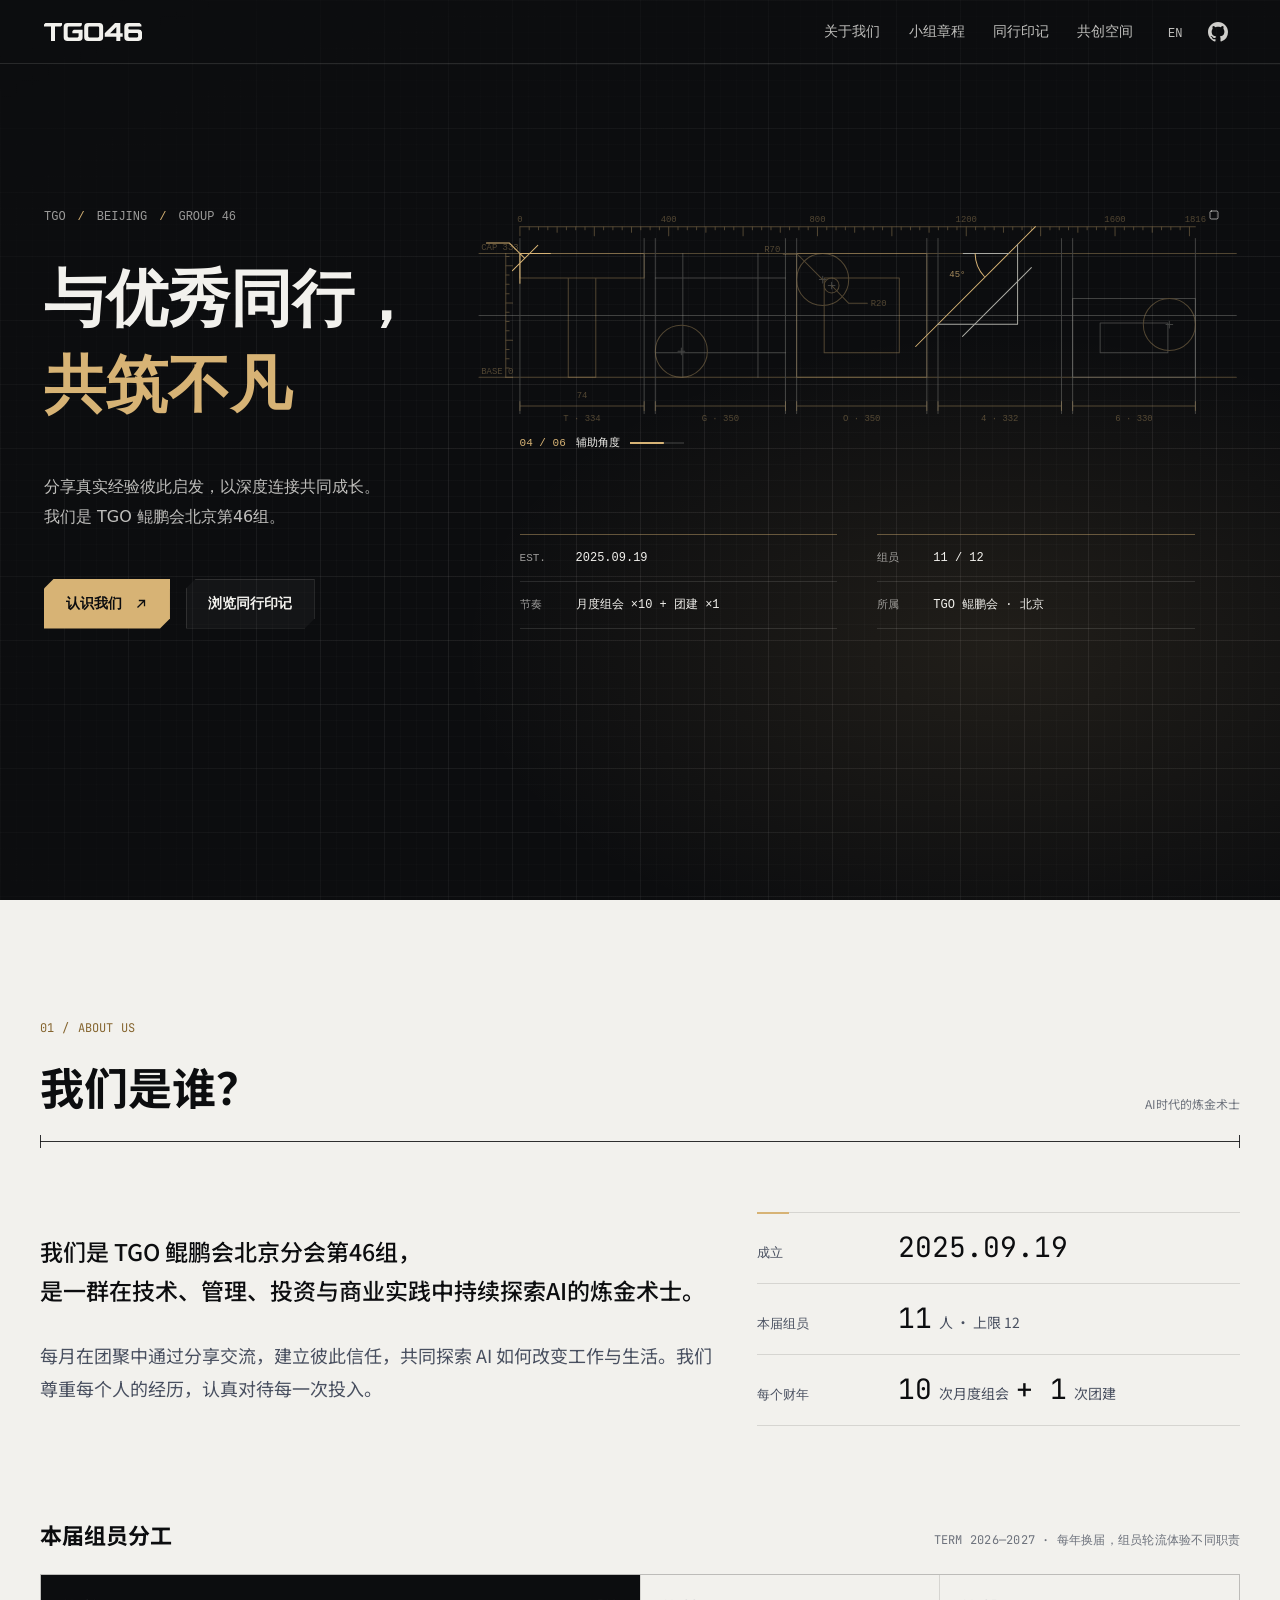
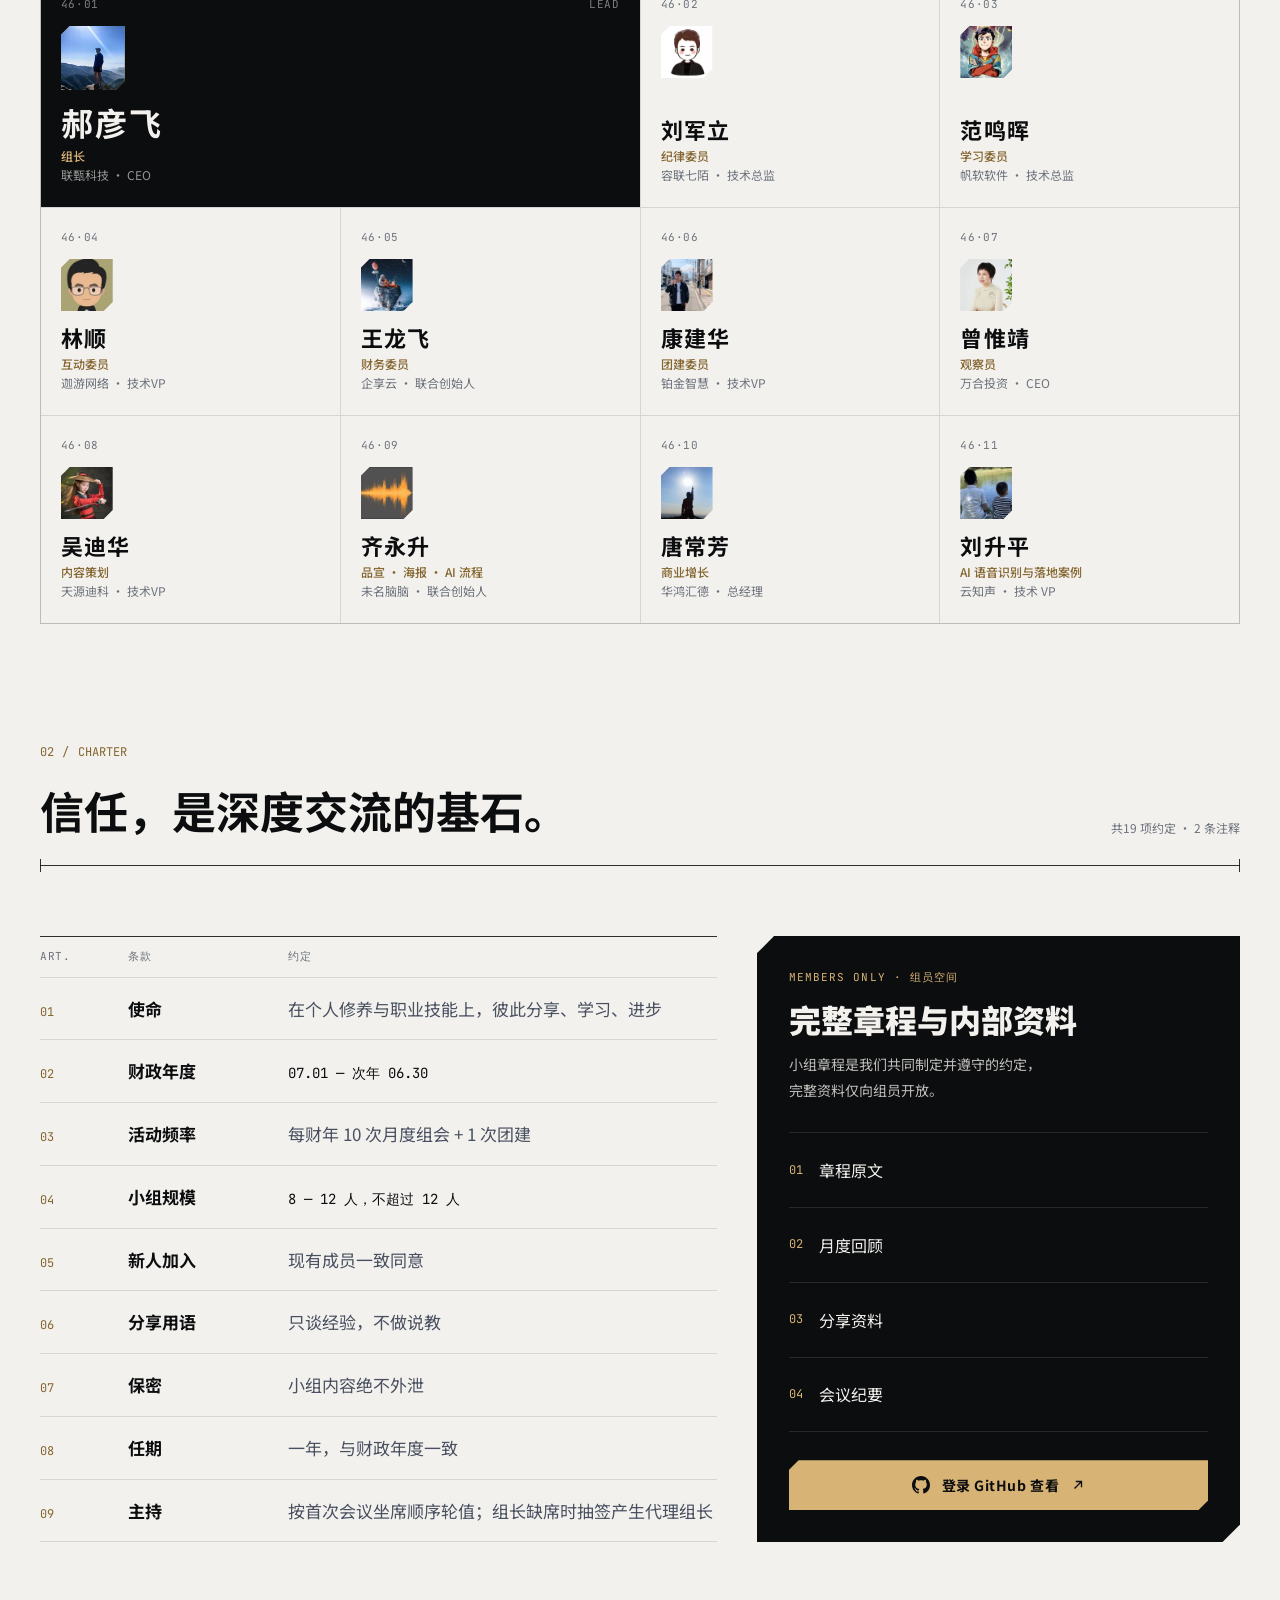
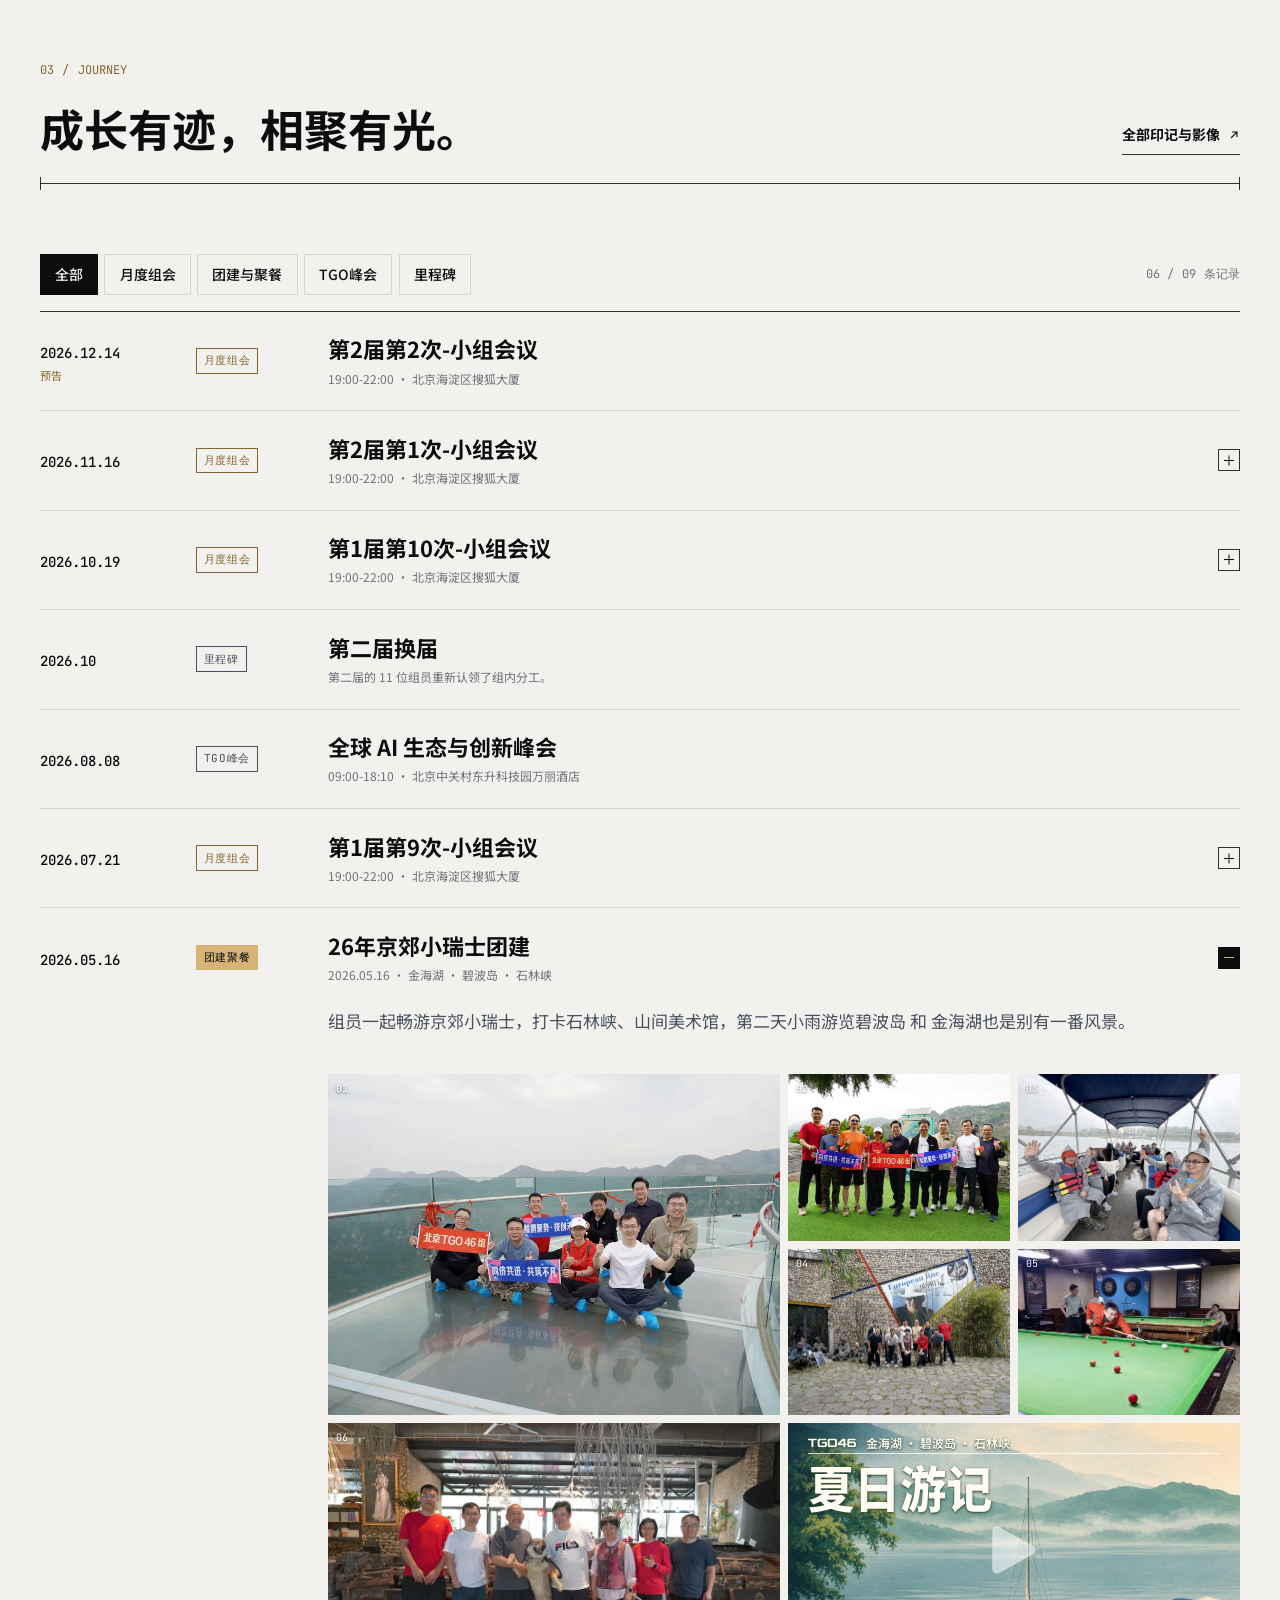
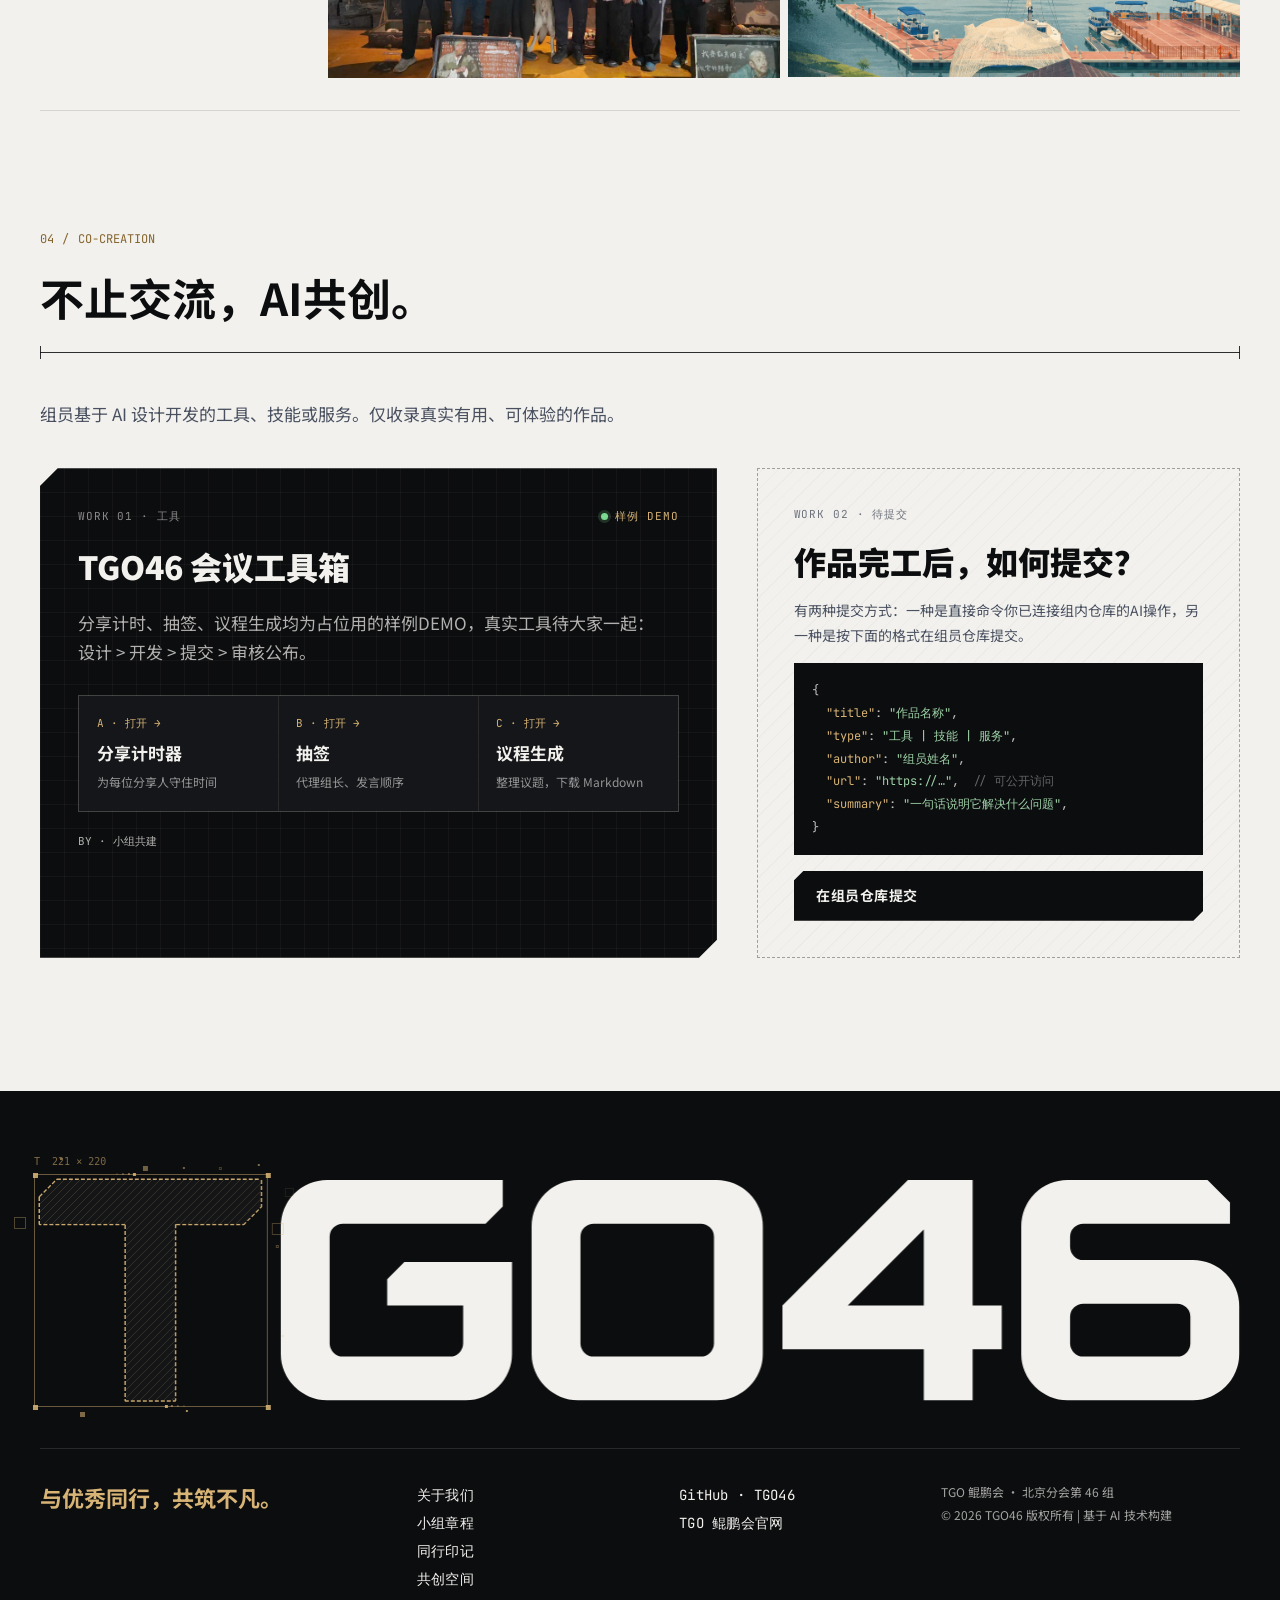
<file: index.html>
<!doctype html>
<html lang="zh-CN">
<head>
  <meta charset="utf-8">
  <meta name="viewport" content="width=device-width,initial-scale=1">
  <meta name="theme-color" content="#0c0d0f">
  <title>TGO46 · 与优秀同行，共筑不凡</title>
  <meta name="description" content="TGO 鲲鹏会北京分会第 46 组。十一位技术、管理与商业一线的同行者，通过月度组会交流近况，每年一次团建。">
  <meta property="og:title" content="TGO46 · 与优秀同行，共筑不凡">
  <meta property="og:description" content="TGO 鲲鹏会北京分会第 46 组。十一位技术、管理与商业一线的同行者，通过月度组会交流近况，每年一次团建。">
  <meta property="og:image" content="https://tgo46.github.io/assets/brand/og.png">
  <link rel="icon" type="image/png" sizes="64x64" href="assets/brand/tgo46-favicon.png?v=5a1c44b8">
  <link rel="apple-touch-icon" href="assets/brand/touch-icon.png">
  <link rel="preconnect" href="https://fonts.googleapis.com">
  <link rel="preconnect" href="https://fonts.gstatic.com" crossorigin>
  <link rel="stylesheet" media="print" onload="this.media='all'" href="https://fonts.googleapis.com/css2?family=JetBrains+Mono:wght@400;500&family=Noto+Sans+SC:wght@400;500;700;900&display=swap">
  <link rel="stylesheet" href="css/base.css?v=4e972fd3">
  <link rel="stylesheet" href="css/hero.css?v=afe45d63">
  <link rel="stylesheet" href="css/sections.css?v=85d54a34">
  <link rel="stylesheet" href="css/pages.css?v=53b6c43c">
  <script defer src="js/data.js?v=2f828580"></script>
  <script defer src="js/i18n.js?v=4dda256c"></script>
  <script defer src="js/tools.js?v=8cb775cf"></script>
  <script defer src="js/wordmark.js?v=3e5e8999"></script>
  <script defer src="js/hero.js?v=08668ff0"></script>
  <script defer src="js/main.js?v=f5104af6"></script>
  <script defer src="js/nav.js?v=66c1e80a"></script>
</head>
<body data-page="index">
<svg width="0" height="0" style="position:absolute" aria-hidden="true" focusable="false">
  <defs>
    <filter id="tone-daylight" color-interpolation-filters="sRGB" x="0" y="0" width="100%" height="100%">
      <feComponentTransfer>
        <feFuncR type="gamma" amplitude="1" exponent=".92" offset="0"/>
        <feFuncG type="gamma" amplitude="1" exponent=".92" offset="0"/>
        <feFuncB type="gamma" amplitude="1" exponent=".92" offset="0"/>
      </feComponentTransfer>
      <feColorMatrix type="saturate" values="1.045"/>
    </filter>
    <filter id="tone-shade" color-interpolation-filters="sRGB" x="0" y="0" width="100%" height="100%">
      <feComponentTransfer>
        <feFuncR type="gamma" amplitude="1" exponent=".82" offset="0"/>
        <feFuncG type="gamma" amplitude="1" exponent=".82" offset="0"/>
        <feFuncB type="gamma" amplitude="1" exponent=".82" offset="0"/>
      </feComponentTransfer>
      <feColorMatrix type="saturate" values="1.09"/>
    </filter>
    <filter id="tone-backlit" color-interpolation-filters="sRGB" x="0" y="0" width="100%" height="100%">
      <feComponentTransfer>
        <feFuncR type="gamma" amplitude="1" exponent=".69" offset="0"/>
        <feFuncG type="gamma" amplitude="1" exponent=".69" offset="0"/>
        <feFuncB type="gamma" amplitude="1" exponent=".69" offset="0"/>
      </feComponentTransfer>
      <feColorMatrix type="saturate" values="1.12"/>
    </filter>
  </defs>
  <symbol id="wm" viewBox="0 0 1816 333"><path fill="currentColor" fill-rule="evenodd" d="M0 26L26 0L334 0L334 40L308 66L204 66L204 333L130 333L130 66L0 66Z M700 0L700 40L674 66L458 66A20 20 0 0 0 438 86L438 247A20 20 0 0 0 458 267L620 267A20 20 0 0 0 640 247L640 190L525 190L525 150L551 124L714 124L714 263A70 70 0 0 1 644 333L434 333A70 70 0 0 1 364 263L364 70A70 70 0 0 1 434 0Z M744 70A70 70 0 0 1 814 0L1024 0A70 70 0 0 1 1094 70L1094 263A70 70 0 0 1 1024 333L814 333A70 70 0 0 1 744 263Z M818 86A20 20 0 0 1 838 66L1000 66A20 20 0 0 1 1020 86L1020 247A20 20 0 0 1 1000 267L838 267A20 20 0 0 1 818 247Z M1314 0L1412 0L1412 190L1456 190L1456 256L1412 256L1412 333L1338 333L1338 256L1124 256L1124 190Z M1338 75L1338 190L1223 190Z M1486 70A70 70 0 0 1 1556 0L1768 0L1802 34L1802 66L1580 66A20 20 0 0 0 1560 86L1560 101A20 20 0 0 0 1580 121L1746 121A70 70 0 0 1 1816 191L1816 263A70 70 0 0 1 1746 333L1556 333A70 70 0 0 1 1486 263Z M1560 207A20 20 0 0 1 1580 187L1722 187A20 20 0 0 1 1742 207L1742 247A20 20 0 0 1 1722 267L1580 267A20 20 0 0 1 1560 247Z"/></symbol>
  <symbol id="i-github" viewBox="0 0 16 16"><path fill="currentColor" d="M8 0C3.58 0 0 3.58 0 8c0 3.54 2.29 6.53 5.47 7.59.4.07.55-.17.55-.38 0-.19-.01-.82-.01-1.49-2.01.37-2.53-.49-2.69-.94-.09-.23-.48-.94-.82-1.13-.28-.15-.68-.52-.01-.53.63-.01 1.08.58 1.23.82.72 1.21 1.87.87 2.33.66.07-.52.28-.87.51-1.07-1.78-.2-3.64-.89-3.64-3.95 0-.87.31-1.59.82-2.15-.08-.2-.36-1.02.08-2.12 0 0 .67-.21 2.2.82.64-.18 1.32-.27 2-.27s1.36.09 2 .27c1.53-1.04 2.2-.82 2.2-.82.44 1.1.16 1.92.08 2.12.51.56.82 1.27.82 2.15 0 3.07-1.87 3.75-3.65 3.95.29.25.54.73.54 1.48 0 1.07-.01 1.93-.01 2.2 0 .21.15.46.55.38A8.01 8.01 0 0 0 16 8c0-4.42-3.58-8-8-8"/></symbol>
  <symbol id="i-arrow" viewBox="0 0 16 16"><path fill="none" stroke="currentColor" stroke-width="1.5" d="M4 12 12 4M5.5 4H12v6.5"/></symbol>
</svg>

<a class="skip" href="#main" data-i="skip">跳到正文</a>

<header class="site-header" id="header">
  <a class="brand" href="#top" aria-label="TGO46 首页"><svg viewBox="0 0 1816 333" aria-hidden="true"><use href="#wm"/></svg></a>
  <nav class="site-nav" id="nav" aria-label="主导航">
    <a class="nav-link" href="#about" data-section="about" data-i="navAbout">关于我们</a>
    <a class="nav-link" href="#charter" data-section="charter" data-i="navCharter">小组章程</a>
    <a class="nav-link" href="#journey" data-section="journey" data-i="navJourney">同行印记</a>
    <a class="nav-link" href="#create" data-section="create" data-i="navCreate">共创空间</a>
  </nav>
  <div class="header-actions">
    <button class="lang-toggle" id="lang-toggle" type="button" aria-label="Switch to English">EN</button>
    <a class="icon-link" href="https://github.com/TGO46" target="_blank" rel="noopener noreferrer" aria-label="GitHub · TGO46 组织" title="GitHub · TGO46"><svg aria-hidden="true"><use href="#i-github"/></svg></a>
    <button class="menu-toggle" id="menu-toggle" type="button" aria-controls="nav" aria-expanded="false" aria-label="菜单 Menu"><span></span><span></span></button>
  </div>
</header>

<main id="main">

<!-- ========== HERO ========== -->
<section class="hero" id="top" aria-labelledby="hero-title">
<div class="hero-inner">
  <div class="hero-copy">
      <p class="mono hero-kicker"><span>TGO</span><span class="sep">/</span><span>BEIJING</span><span class="sep">/</span><span>GROUP 46</span></p>
      <h1 class="hero-title" id="hero-title"><span class="line"><span data-i="hero1">与优秀同行，</span></span><span class="line"><span class="accent" data-i="hero2">共筑不凡</span></span></h1>
      <p class="hero-lead" data-i="heroLead">分享真实经验彼此启发，以深度连接共同成长。<br>我们是 TGO 鲲鹏会北京第46组。</p>
      <div class="hero-cta">
        <a class="btn btn-gold" href="#about"><span data-i="ctaMeet">认识我们</span><svg aria-hidden="true"><use href="#i-arrow"/></svg></a>
        <a class="btn btn-ghost" href="#journey" data-i="ctaJourney">浏览同行印记</a>
      </div>
  </div>

  <div class="hero-visual">
  <figure class="plate" id="plate" aria-label="TGO46 工程字标">
    <script>if (!matchMedia('(prefers-reduced-motion: reduce)').matches) document.currentScript.parentElement.classList.add('draft-pending');</script>
    <svg class="plate-svg" viewBox="-110 -125 2036 600" preserveAspectRatio="xMinYMid meet" aria-hidden="true">
      <g class="cons">
        <line class="c-h draw" x1="-110" y1="0" x2="1926" y2="0" pathLength="1"/>
        <line class="c-h draw" x1="-110" y1="333" x2="1926" y2="333" pathLength="1"/>
        <line class="c-h faint fade" x1="-110" y1="166.5" x2="1926" y2="166.5"/>
        <g id="c-verts"></g>
        <path class="c-diag fade" d="M1386 -72 1046 268"/>
        <path class="c-arc draw" d="M1224 0 A 90 90 0 0 0 1250.4 63.6" pathLength="1"/>
        <circle class="c-r draw" cx="814" cy="70" r="70" pathLength="1"/>
      </g>
      <use href="#wm" class="wm" x="0" y="0" width="1816" height="333"/>
      <g class="dims" id="dims"></g>
      <g class="notes">
        <text class="n-label" x="1186" y="62">45°</text>
        <text class="n-label" x="720" y="-14">R70</text>
        <text class="n-label n-left" x="-104" y="-8">CAP 333</text>
        <text class="n-label n-left" x="-104" y="325">BASE 0</text>
      </g>
      <g class="draft-work"></g>
      <g class="probe" id="probe">
        <line id="probe-x" x1="0" y1="-130" x2="0" y2="510"/>
        <line id="probe-y" x1="-110" y1="0" x2="1926" y2="0"/>
        <text id="probe-t" x="0" y="0"></text>
      </g>
    </svg>
    <figcaption class="draft-caption" hidden><span class="draft-count"></span><span class="draft-name"></span><span class="draft-track" aria-hidden="true"></span></figcaption>
    <button class="plate-replay" type="button" aria-label="重播字标设计过程" title="重播字标设计过程" hidden>
      <svg class="plate-replay-icon" viewBox="0 0 24 24" aria-hidden="true"><path d="M3 12a9 9 0 1 1 9 9 9 9 0 0 1-6.74-3.02L3 15"/><path d="M3 21v-6h6"/></svg>
      <svg class="plate-skip-icon" viewBox="0 0 24 24" aria-hidden="true"><rect x="6" y="6" width="12" height="12" rx="2"/></svg>
    </button>
  </figure>
    <dl class="hero-spec mono">
      <div><dt>EST.</dt><dd>2025.09.19</dd></div>
      <div><dt data-i="specMembers">组员</dt><dd>11 / 12</dd></div>
      <div><dt data-i="specCadence">节奏</dt><dd data-i="specCadenceV">月度组会 ×10 + 团建 ×1</dd></div>
      <div><dt data-i="specChapter">所属</dt><dd data-i="specChapterV">TGO 鲲鹏会 · 北京</dd></div>
    </dl>
  </div>
</div>
</section>

<!-- ========== 01 ABOUT ========== -->
<section class="section about" id="about" aria-labelledby="about-title">
  <header class="sec-head reveal">
    <p class="sec-no mono" lang="en">01 / ABOUT US</p>
    <div class="sec-title-row sec-title-row--captioned">
      <h2 class="sec-title" id="about-title" data-i="aboutTitle">我们是谁？</h2>
      <p class="sec-caption" data-i="aboutCaption">AI时代的炼金术士</p>
    </div>
    <span class="dim" aria-hidden="true"></span>
  </header>
  <div class="about-body">
    <div class="about-copy reveal">
      <p class="lead" data-i="aboutLead"><span class="about-identity">我们是 TGO 鲲鹏会北京分会<span class="about-term">第46组</span>，</span>是一群在技术、管理、投资与商业实践中持续探索AI的炼金术士。</p>
      <p data-i="aboutP">每月在团聚中通过分享交流，建立彼此信任，共同探索 AI 如何改变工作与生活。我们尊重每个人的经历，认真对待每一次投入。</p>
    </div>
    <dl class="facts reveal">
      <div><dt class="mono" data-i="factEst">成立</dt><dd><span class="num">2025.09.19</span></dd></div>
      <div><dt class="mono" data-i="factNow">本届组员</dt><dd><span class="num">11</span><span class="unit" data-i="factNowU">人 · 上限 12</span></dd></div>
      <div><dt class="mono" data-i="factYear">每个财年</dt><dd><span class="quantity"><span class="num">10</span><span class="unit" data-i="factYearMeetings">次月度组会</span></span> <span class="quantity"><span class="num">+ 1</span><span class="unit" data-i="factYearRetreat">次团建</span></span></dd></div>
    </dl>
  </div>
  <div class="roster-head reveal">
    <h3 data-i="rosterTitle">本届组员分工</h3>
    <p class="mono" data-i="rosterNote">TERM 2026—2027 · 每年换届，组员轮流体验不同职责</p>
  </div>
  <ol class="roster" id="roster"></ol>
</section>

<!-- ========== 02 CHARTER ========== -->
<section class="section charter" id="charter" aria-labelledby="charter-title">
  <header class="sec-head reveal">
    <p class="sec-no mono" lang="en">02 / CHARTER</p>
    <div class="sec-title-row sec-title-row--captioned">
      <h2 class="sec-title" id="charter-title" data-i="charterTitle">信任，是深度交流的基石。</h2>
      <p class="sec-caption" data-i="charterCaption">共19 项约定 · 2 条注释</p>
    </div>
    <span class="dim" aria-hidden="true"></span>
  </header>
  <div class="charter-body">
    <div class="spec-table reveal" role="table" aria-label="章程要点">
      <div class="spec-row spec-headrow mono" role="row"><span role="columnheader">ART.</span><span role="columnheader" data-i="colItem">条款</span><span role="columnheader" data-i="colVal">约定</span></div>
      <div id="charter-rows" role="rowgroup"></div>
    </div>
    <aside class="vault reveal" id="members" aria-labelledby="vault-title">
      <p class="mono vault-k" data-i="vaultK">MEMBERS ONLY · 组员空间</p>
      <h3 id="vault-title" data-i="vaultTitle">完整章程与内部资料</h3>
      <p class="vault-desc" data-i="vaultDesc">小组章程是我们共同制定并遵守的约定，<br>完整资料仅向组员开放。</p>
      <ul class="vault-index">
        <li><span aria-hidden="true">01</span><span data-i="vaultDocCharter">章程原文</span></li>
        <li><span aria-hidden="true">02</span><span data-i="vaultDocReviews">月度回顾</span></li>
        <li><span aria-hidden="true">03</span><span data-i="vaultDocTalks">分享资料</span></li>
        <li><span aria-hidden="true">04</span><span data-i="vaultDocMinutes">会议纪要</span></li>
      </ul>
      <a class="btn btn-dark" href="https://github.com/login?return_to=https%3A%2F%2Fgithub.com%2FTGO46%2Fmembers" target="_blank" rel="noopener noreferrer"><svg class="gh" aria-hidden="true"><use href="#i-github"/></svg><span data-i="vaultEnter">登录 GitHub 查看</span><svg aria-hidden="true"><use href="#i-arrow"/></svg></a>
    </aside>
  </div>
</section>

<!-- ========== 03 JOURNEY ========== -->
<section class="section journey" id="journey" aria-labelledby="journey-title">
  <header class="sec-head reveal">
    <p class="sec-no mono" lang="en">03 / JOURNEY</p>
    <div class="sec-title-row"><h2 class="sec-title" id="journey-title" data-i="journeyTitle">成长有迹，相聚有光。</h2><a class="sec-more" href="journey.html"><span data-i="moreJourney">全部印记与影像</span><svg aria-hidden="true"><use href="#i-arrow"/></svg></a></div>
    <span class="dim" aria-hidden="true"></span>
  </header>
  <div class="journey-bar reveal">
    <div class="filters" role="group" aria-label="筛选">
      <button type="button" class="is-on" data-filter="all" aria-pressed="true" data-i="fAll">全部</button>
      <button type="button" data-filter="share" aria-pressed="false" data-i="fShare">月度组会</button>
      <button type="button" data-filter="gathering" aria-pressed="false" data-i="fGather">团建与聚餐</button>
      <button type="button" data-filter="outside" aria-pressed="false" data-i="fOut">TGO峰会</button>
      <button type="button" data-filter="milestone" aria-pressed="false" data-i="fMile">里程碑</button>
    </div>
    <p class="mono journey-count" id="journey-count" aria-live="polite"></p>
  </div>
  <ol class="events" id="events" data-recent-months="12"></ol>
</section>

<!-- ========== 04 CREATE ========== -->
<section class="section create" id="create" aria-labelledby="create-title">
  <header class="sec-head reveal">
    <p class="sec-no mono" lang="en">04 / CO-CREATION</p>
    <h2 class="sec-title" id="create-title" data-i="createTitle">不止交流，AI共创。</h2>
    <span class="dim" aria-hidden="true"></span>
  </header>
  <p class="create-lead reveal" data-i="createLead">组员基于 AI 设计开发的工具、技能或服务。仅收录真实有用、可体验的作品。</p>
  <div class="works" id="works"></div>
</section>
</main>

<footer class="site-footer">
  <div class="foot-mark" id="footer-logo">
    <div class="foot-stage">
      <svg class="foot-art" viewBox="0 0 1816 333" role="img" aria-label="TGO46">
        <defs><path id="foot-profile" d="M0 26L26 0L334 0L334 40L308 66L204 66L204 333L130 333L130 66L0 66Z M700 0L700 40L674 66L458 66A20 20 0 0 0 438 86L438 247A20 20 0 0 0 458 267L620 267A20 20 0 0 0 640 247L640 190L525 190L525 150L551 124L714 124L714 263A70 70 0 0 1 644 333L434 333A70 70 0 0 1 364 263L364 70A70 70 0 0 1 434 0Z M744 70A70 70 0 0 1 814 0L1024 0A70 70 0 0 1 1094 70L1094 263A70 70 0 0 1 1024 333L814 333A70 70 0 0 1 744 263Z M818 86A20 20 0 0 1 838 66L1000 66A20 20 0 0 1 1020 86L1020 247A20 20 0 0 1 1000 267L838 267A20 20 0 0 1 818 247Z M1314 0L1412 0L1412 190L1456 190L1456 256L1412 256L1412 333L1338 333L1338 256L1124 256L1124 190Z M1338 75L1338 190L1223 190Z M1486 70A70 70 0 0 1 1556 0L1768 0L1802 34L1802 66L1580 66A20 20 0 0 0 1560 86L1560 101A20 20 0 0 0 1580 121L1746 121A70 70 0 0 1 1816 191L1816 263A70 70 0 0 1 1746 333L1556 333A70 70 0 0 1 1486 263Z M1560 207A20 20 0 0 1 1580 187L1722 187A20 20 0 0 1 1742 207L1742 247A20 20 0 0 1 1722 267L1580 267A20 20 0 0 1 1560 247Z" fill-rule="evenodd"/></defs>
        <use href="#wm"/>
      </svg>
      <div class="foot-tech" aria-hidden="true"><canvas class="foot-canvas"></canvas></div>
    </div>
  </div>
  <div class="foot-grid">
    <p class="foot-slogan" data-i="footSlogan">与优秀同行，共筑不凡。</p>
    <ul class="mono">
      <li><a href="#about" data-i="navAbout">关于我们</a></li>
      <li><a href="#charter" data-i="navCharter">小组章程</a></li>
      <li><a href="#journey" data-i="navJourney">同行印记</a></li>
      <li><a href="#create" data-i="navCreate">共创空间</a></li>
    </ul>
    <ul class="mono">
      <li><a href="https://github.com/TGO46" target="_blank" rel="noopener noreferrer">GitHub · TGO46</a></li>
      <li><a href="https://tgo.infoq.cn/" target="_blank" rel="noopener noreferrer" data-i="footTgo">TGO 鲲鹏会官网</a></li>
    </ul>
    <p class="foot-legal" data-i="footLegal">TGO 鲲鹏会 · 北京分会第 46 组<br>© 2026 TGO46 版权所有 | 基于 AI 技术构建</p>
  </div>
</footer>

<dialog class="modal" id="modal" aria-labelledby="modal-title">
  <div class="modal-top mono"><span>TGO46 / LAB</span><button type="button" id="modal-close" aria-label="关闭 Close">×</button></div>
  <div id="modal-body"></div>
</dialog>
<div class="toast" id="toast" popover="manual" role="status" aria-live="polite"></div>
</body>
</html>
</file>
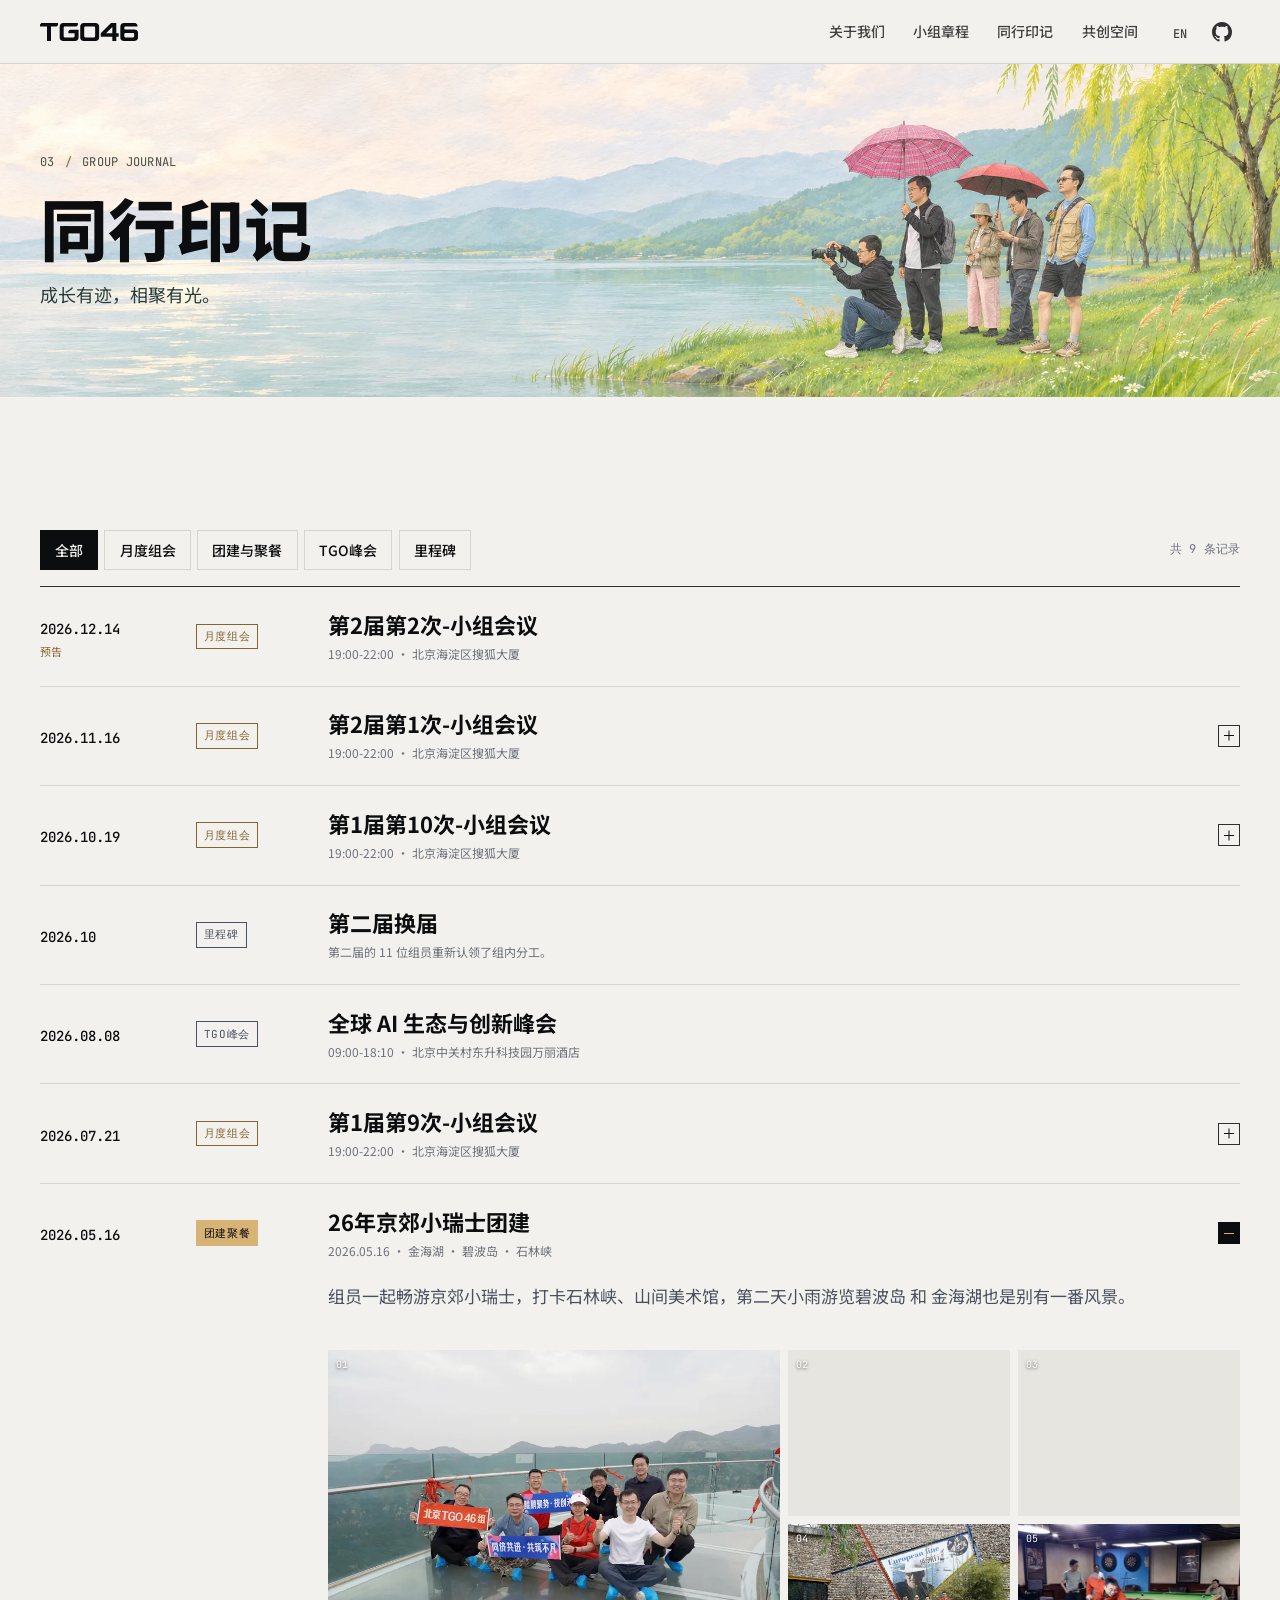
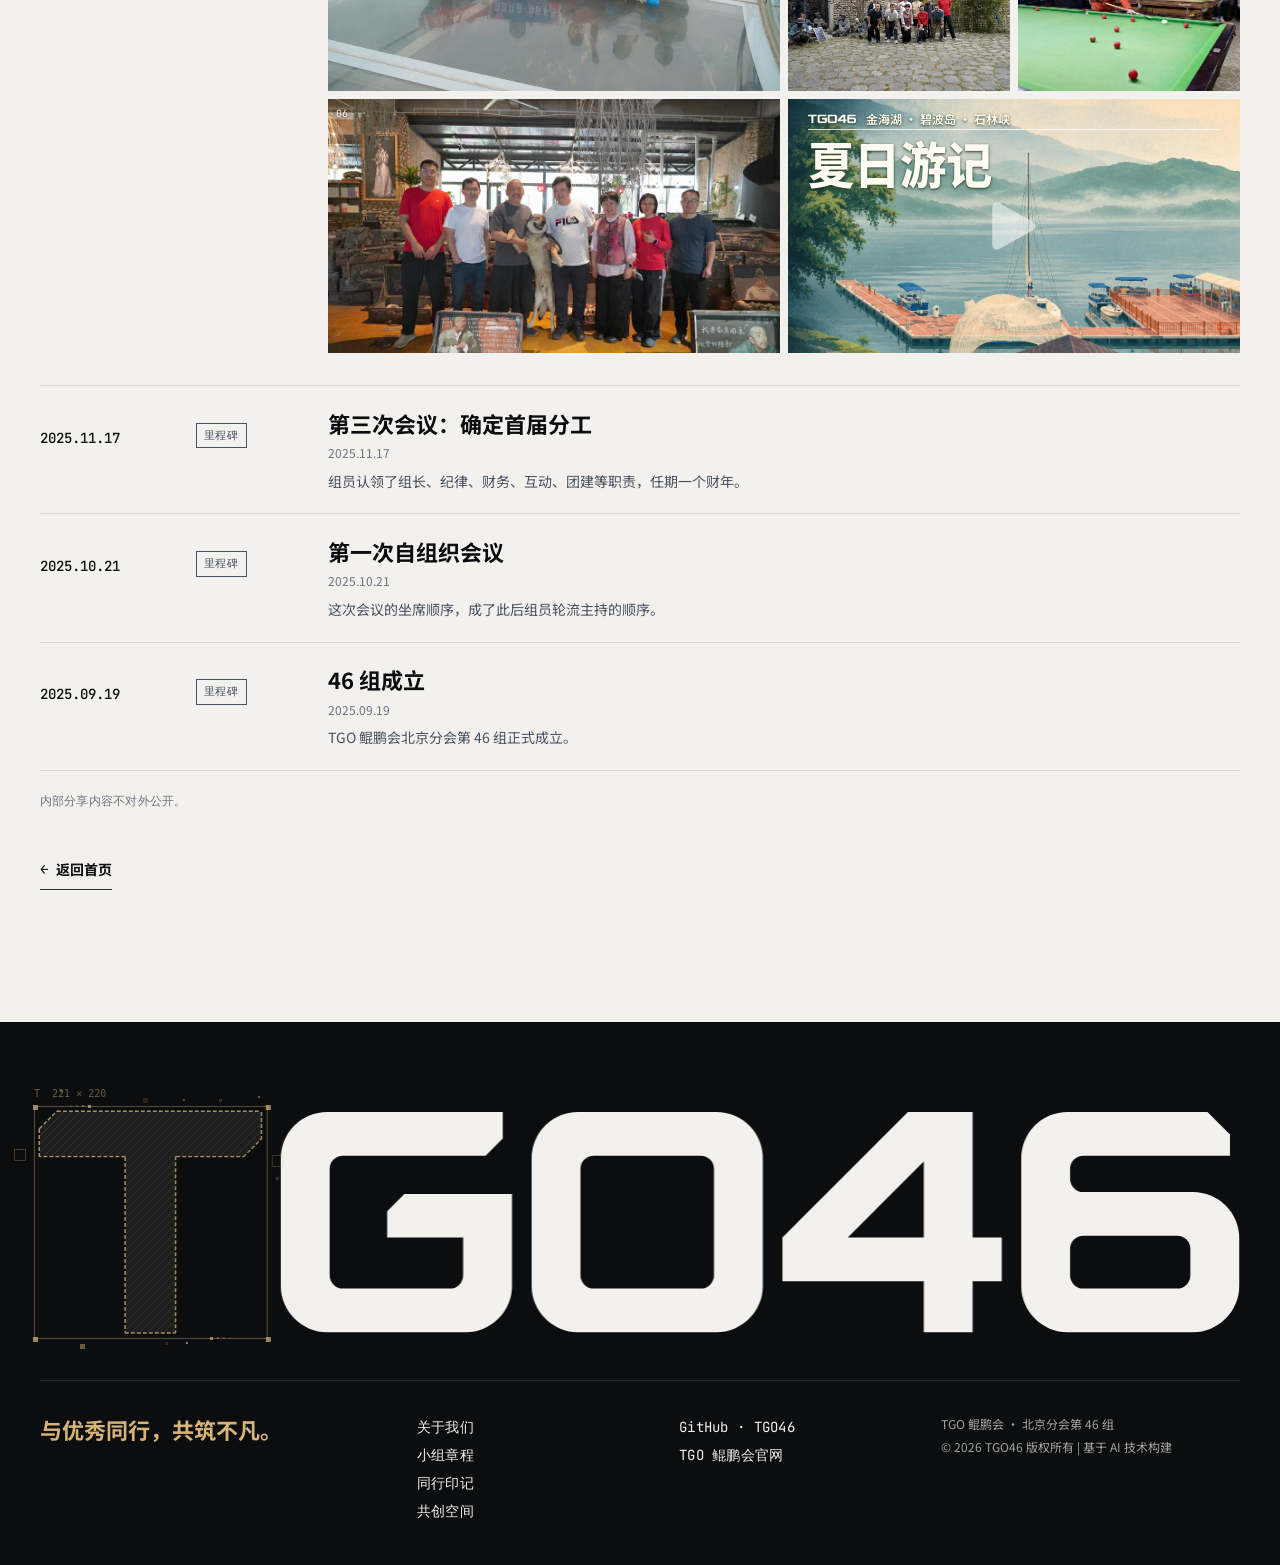
<file: journey.html>
<!doctype html>
<html lang="zh-CN">
<head>
  <meta charset="utf-8">
  <meta name="viewport" content="width=device-width,initial-scale=1">
  <meta name="theme-color" content="#0c0d0f">
  <title>同行印记 · TGO46</title>
  <meta name="description" content="TGO 鲲鹏会北京分会第 46 组。十一位技术、管理与商业一线的同行者，通过月度组会交流近况，每年一次团建。">
  <meta property="og:title" content="同行印记 · TGO46">
  <meta property="og:description" content="TGO 鲲鹏会北京分会第 46 组。十一位技术、管理与商业一线的同行者，通过月度组会交流近况，每年一次团建。">
  <meta property="og:image" content="https://tgo46.github.io/assets/brand/og.png">
  <link rel="icon" type="image/png" sizes="64x64" href="assets/brand/tgo46-favicon.png?v=5a1c44b8">
  <link rel="apple-touch-icon" href="assets/brand/touch-icon.png">
  <link rel="preconnect" href="https://fonts.googleapis.com">
  <link rel="preconnect" href="https://fonts.gstatic.com" crossorigin>
  <link rel="stylesheet" href="https://fonts.googleapis.com/css2?family=JetBrains+Mono:wght@400;500&family=Noto+Sans+SC:wght@400;500;700;900&display=swap">
  <link rel="stylesheet" href="css/base.css?v=4e972fd3">
  <link rel="stylesheet" href="css/hero.css?v=afe45d63">
  <link rel="stylesheet" href="css/sections.css?v=85d54a34">
  <link rel="stylesheet" href="css/pages.css?v=53b6c43c">
  <script defer src="js/data.js?v=2f828580"></script>
  <script defer src="js/i18n.js?v=4dda256c"></script>
  <script defer src="js/tools.js?v=8cb775cf"></script>
  <script defer src="js/wordmark.js?v=3e5e8999"></script>
  <script defer src="js/hero.js?v=08668ff0"></script>
  <script defer src="js/main.js?v=f5104af6"></script>
  <script defer src="js/nav.js?v=66c1e80a"></script>
</head>
<body data-page="journey">
<svg width="0" height="0" style="position:absolute" aria-hidden="true" focusable="false">
  <defs>
    <filter id="tone-daylight" color-interpolation-filters="sRGB" x="0" y="0" width="100%" height="100%">
      <feComponentTransfer>
        <feFuncR type="gamma" amplitude="1" exponent=".92" offset="0"/>
        <feFuncG type="gamma" amplitude="1" exponent=".92" offset="0"/>
        <feFuncB type="gamma" amplitude="1" exponent=".92" offset="0"/>
      </feComponentTransfer>
      <feColorMatrix type="saturate" values="1.045"/>
    </filter>
    <filter id="tone-shade" color-interpolation-filters="sRGB" x="0" y="0" width="100%" height="100%">
      <feComponentTransfer>
        <feFuncR type="gamma" amplitude="1" exponent=".82" offset="0"/>
        <feFuncG type="gamma" amplitude="1" exponent=".82" offset="0"/>
        <feFuncB type="gamma" amplitude="1" exponent=".82" offset="0"/>
      </feComponentTransfer>
      <feColorMatrix type="saturate" values="1.09"/>
    </filter>
    <filter id="tone-backlit" color-interpolation-filters="sRGB" x="0" y="0" width="100%" height="100%">
      <feComponentTransfer>
        <feFuncR type="gamma" amplitude="1" exponent=".69" offset="0"/>
        <feFuncG type="gamma" amplitude="1" exponent=".69" offset="0"/>
        <feFuncB type="gamma" amplitude="1" exponent=".69" offset="0"/>
      </feComponentTransfer>
      <feColorMatrix type="saturate" values="1.12"/>
    </filter>
  </defs>
  <symbol id="wm" viewBox="0 0 1816 333"><path fill="currentColor" fill-rule="evenodd" d="M0 26L26 0L334 0L334 40L308 66L204 66L204 333L130 333L130 66L0 66Z M700 0L700 40L674 66L458 66A20 20 0 0 0 438 86L438 247A20 20 0 0 0 458 267L620 267A20 20 0 0 0 640 247L640 190L525 190L525 150L551 124L714 124L714 263A70 70 0 0 1 644 333L434 333A70 70 0 0 1 364 263L364 70A70 70 0 0 1 434 0Z M744 70A70 70 0 0 1 814 0L1024 0A70 70 0 0 1 1094 70L1094 263A70 70 0 0 1 1024 333L814 333A70 70 0 0 1 744 263Z M818 86A20 20 0 0 1 838 66L1000 66A20 20 0 0 1 1020 86L1020 247A20 20 0 0 1 1000 267L838 267A20 20 0 0 1 818 247Z M1314 0L1412 0L1412 190L1456 190L1456 256L1412 256L1412 333L1338 333L1338 256L1124 256L1124 190Z M1338 75L1338 190L1223 190Z M1486 70A70 70 0 0 1 1556 0L1768 0L1802 34L1802 66L1580 66A20 20 0 0 0 1560 86L1560 101A20 20 0 0 0 1580 121L1746 121A70 70 0 0 1 1816 191L1816 263A70 70 0 0 1 1746 333L1556 333A70 70 0 0 1 1486 263Z M1560 207A20 20 0 0 1 1580 187L1722 187A20 20 0 0 1 1742 207L1742 247A20 20 0 0 1 1722 267L1580 267A20 20 0 0 1 1560 247Z"/></symbol>
  <symbol id="i-github" viewBox="0 0 16 16"><path fill="currentColor" d="M8 0C3.58 0 0 3.58 0 8c0 3.54 2.29 6.53 5.47 7.59.4.07.55-.17.55-.38 0-.19-.01-.82-.01-1.49-2.01.37-2.53-.49-2.69-.94-.09-.23-.48-.94-.82-1.13-.28-.15-.68-.52-.01-.53.63-.01 1.08.58 1.23.82.72 1.21 1.87.87 2.33.66.07-.52.28-.87.51-1.07-1.78-.2-3.64-.89-3.64-3.95 0-.87.31-1.59.82-2.15-.08-.2-.36-1.02.08-2.12 0 0 .67-.21 2.2.82.64-.18 1.32-.27 2-.27s1.36.09 2 .27c1.53-1.04 2.2-.82 2.2-.82.44 1.1.16 1.92.08 2.12.51.56.82 1.27.82 2.15 0 3.07-1.87 3.75-3.65 3.95.29.25.54.73.54 1.48 0 1.07-.01 1.93-.01 2.2 0 .21.15.46.55.38A8.01 8.01 0 0 0 16 8c0-4.42-3.58-8-8-8"/></symbol>
  <symbol id="i-arrow" viewBox="0 0 16 16"><path fill="none" stroke="currentColor" stroke-width="1.5" d="M4 12 12 4M5.5 4H12v6.5"/></symbol>
</svg>

<a class="skip" href="#main" data-i="skip">跳到正文</a>

<header class="site-header" id="header">
  <a class="brand" href="index.html#top" aria-label="TGO46 首页"><svg viewBox="0 0 1816 333" aria-hidden="true"><use href="#wm"/></svg></a>
  <nav class="site-nav" id="nav" aria-label="主导航">
    <a class="nav-link" href="index.html#about" data-section="about" data-i="navAbout">关于我们</a>
    <a class="nav-link" href="index.html#charter" data-section="charter" data-i="navCharter">小组章程</a>
    <a class="nav-link" href="index.html#journey" data-section="journey" data-i="navJourney">同行印记</a>
    <a class="nav-link" href="index.html#create" data-section="create" data-i="navCreate">共创空间</a>
  </nav>
  <div class="header-actions">
    <button class="lang-toggle" id="lang-toggle" type="button" aria-label="Switch to English">EN</button>
    <a class="icon-link" href="https://github.com/TGO46" target="_blank" rel="noopener noreferrer" aria-label="GitHub · TGO46 组织" title="GitHub · TGO46"><svg aria-hidden="true"><use href="#i-github"/></svg></a>
    <button class="menu-toggle" id="menu-toggle" type="button" aria-controls="nav" aria-expanded="false" aria-label="菜单 Menu"><span></span><span></span></button>
  </div>
</header>

<main id="main">

<section class="page-hero" id="top" aria-labelledby="page-title">
  <img class="journal-art" src="assets/photos/journey-lakeside-team.webp" alt="" fetchpriority="high">
  <div class="page-hero-inner">
    <p class="mono crumb"><span>03</span><span class="sep">/</span><span lang="en">GROUP JOURNAL</span></p>
    <h1 class="page-title" id="page-title" data-i="journeyArchiveTitle">同行印记</h1>
    <p class="page-lead" data-i="journeyTitle">成长有迹，相聚有光。</p>
  </div>
</section>

<section class="section journey" id="journey" aria-labelledby="page-title">
  <div class="journey-bar reveal">
    <div class="filters" role="group" aria-label="筛选">
      <button type="button" class="is-on" data-filter="all" aria-pressed="true" data-i="fAll">全部</button>
      <button type="button" data-filter="share" aria-pressed="false" data-i="fShare">月度组会</button>
      <button type="button" data-filter="gathering" aria-pressed="false" data-i="fGather">团建与聚餐</button>
      <button type="button" data-filter="outside" aria-pressed="false" data-i="fOut">TGO峰会</button>
      <button type="button" data-filter="milestone" aria-pressed="false" data-i="fMile">里程碑</button>
    </div>
    <p class="mono journey-count" id="journey-count" aria-live="polite"></p>
  </div>
  <ol class="events" id="events"></ol>
  <p class="journey-foot mono" data-i="journeyFoot">内部分享内容不对外公开。</p>
  <p class="page-back"><a class="sec-more" href="index.html"><span class="mono">←</span> <span data-i="backHome">返回首页</span></a></p>
</section>
</main>

<footer class="site-footer">
  <div class="foot-mark" id="footer-logo">
    <div class="foot-stage">
      <svg class="foot-art" viewBox="0 0 1816 333" role="img" aria-label="TGO46">
        <defs><path id="foot-profile" d="M0 26L26 0L334 0L334 40L308 66L204 66L204 333L130 333L130 66L0 66Z M700 0L700 40L674 66L458 66A20 20 0 0 0 438 86L438 247A20 20 0 0 0 458 267L620 267A20 20 0 0 0 640 247L640 190L525 190L525 150L551 124L714 124L714 263A70 70 0 0 1 644 333L434 333A70 70 0 0 1 364 263L364 70A70 70 0 0 1 434 0Z M744 70A70 70 0 0 1 814 0L1024 0A70 70 0 0 1 1094 70L1094 263A70 70 0 0 1 1024 333L814 333A70 70 0 0 1 744 263Z M818 86A20 20 0 0 1 838 66L1000 66A20 20 0 0 1 1020 86L1020 247A20 20 0 0 1 1000 267L838 267A20 20 0 0 1 818 247Z M1314 0L1412 0L1412 190L1456 190L1456 256L1412 256L1412 333L1338 333L1338 256L1124 256L1124 190Z M1338 75L1338 190L1223 190Z M1486 70A70 70 0 0 1 1556 0L1768 0L1802 34L1802 66L1580 66A20 20 0 0 0 1560 86L1560 101A20 20 0 0 0 1580 121L1746 121A70 70 0 0 1 1816 191L1816 263A70 70 0 0 1 1746 333L1556 333A70 70 0 0 1 1486 263Z M1560 207A20 20 0 0 1 1580 187L1722 187A20 20 0 0 1 1742 207L1742 247A20 20 0 0 1 1722 267L1580 267A20 20 0 0 1 1560 247Z" fill-rule="evenodd"/></defs>
        <use href="#wm"/>
      </svg>
      <div class="foot-tech" aria-hidden="true"><canvas class="foot-canvas"></canvas></div>
    </div>
  </div>
  <div class="foot-grid">
    <p class="foot-slogan" data-i="footSlogan">与优秀同行，共筑不凡。</p>
    <ul class="mono">
      <li><a href="index.html#about" data-i="navAbout">关于我们</a></li>
      <li><a href="index.html#charter" data-i="navCharter">小组章程</a></li>
      <li><a href="index.html#journey" data-i="navJourney">同行印记</a></li>
      <li><a href="index.html#create" data-i="navCreate">共创空间</a></li>
    </ul>
    <ul class="mono">
      <li><a href="https://github.com/TGO46" target="_blank" rel="noopener noreferrer">GitHub · TGO46</a></li>
      <li><a href="https://tgo.infoq.cn/" target="_blank" rel="noopener noreferrer" data-i="footTgo">TGO 鲲鹏会官网</a></li>
    </ul>
    <p class="foot-legal" data-i="footLegal">TGO 鲲鹏会 · 北京分会第 46 组<br>© 2026 TGO46 版权所有 | 基于 AI 技术构建</p>
  </div>
</footer>

<dialog class="modal" id="modal" aria-labelledby="modal-title">
  <div class="modal-top mono"><span>TGO46 / LAB</span><button type="button" id="modal-close" aria-label="关闭 Close">×</button></div>
  <div id="modal-body"></div>
</dialog>
<div class="toast" id="toast" popover="manual" role="status" aria-live="polite"></div>
</body>
</html>
</file>
<file: css/base.css>
/* TGO46 — base: tokens, reset, header, buttons, footer, dialog */

:root {
  /* TGO palette (tgo.infoq.cn): black · champagne gold #D7B375 · slate #495060 */
  --ink: #0c0d0f;
  --graphite: #141619;
  --steel: #23272d;
  --paper: #f2f1ed;
  --paper-2: #e7e5df;
  --white: #fbfaf7;
  --slate: #495060;
  --mute: #6d727c;
  --gold: #d7b375;
  --gold-deep: #85652f;          /* gold for text on paper, 4.9:1 */
  --gold-line: rgba(215, 179, 117, .42);
  --line: rgba(12, 13, 15, .12);
  --line-strong: rgba(12, 13, 15, .85);
  --line-dark: rgba(242, 241, 237, .12);

  --font-sans: "Noto Sans SC", "PingFang SC", "Hiragino Sans GB", "Microsoft YaHei", system-ui, sans-serif;
  --font-mono: "JetBrains Mono", "SFMono-Regular", Menlo, Consolas, monospace;

  --fs-2xs: .6875rem;
  --fs-xs: .75rem;
  --fs-sm: .875rem;
  --fs-base: clamp(.98rem, .94rem + .2vw, 1.0625rem);
  --fs-lg: clamp(1.125rem, 1.02rem + .45vw, 1.375rem);
  --fs-xl: clamp(1.375rem, 1.1rem + 1.2vw, 2rem);
  --fs-2xl: clamp(2rem, 1.2rem + 3.2vw, 3.75rem);
  --fs-hero: clamp(2.75rem, 1rem + 5.2vw, 6.25rem);

  --gutter: clamp(1rem, .4rem + 2.6vw, 3rem);
  --maxw: 1440px;
  --space-section: clamp(5rem, 3.5rem + 6vw, 10rem);
  --header-h: 64px;
  --chamfer: 12px;

  --ease-out: cubic-bezier(.16, 1, .3, 1);
  --ease-inout: cubic-bezier(.65, 0, .35, 1);
  --dur-fast: 160ms;
  --dur: 560ms;
}

*, *::before, *::after { box-sizing: border-box; }
html { background: var(--ink); scroll-behavior: smooth; -webkit-text-size-adjust: 100%; scroll-padding-top: calc(var(--header-h) + 8px); }
html.motion-paused { scroll-behavior: auto; }
body {
  margin: 0; background: var(--paper); color: var(--ink);
  font-family: var(--font-sans); font-size: var(--fs-base); line-height: 1.75;
  -webkit-font-smoothing: antialiased; overflow-x: hidden;
}
img, video, svg { display: block; max-width: 100%; }
img, video { height: auto; }
a { color: inherit; text-decoration: none; }
button { font: inherit; color: inherit; background: none; border: 0; padding: 0; cursor: pointer; }
h1, h2, h3, p, ol, ul, dl, dd, figure { margin: 0; }
ol, ul { list-style: none; padding: 0; }
:focus-visible { outline: 2px solid var(--gold); outline-offset: 3px; }
::selection { background: var(--gold); color: var(--ink); }
.mono { font-family: var(--font-mono); letter-spacing: .02em; }

.skip { position: fixed; left: 1rem; top: -4rem; z-index: 100; background: var(--gold); color: var(--ink); padding: .6rem 1rem; font-weight: 700; transition: top var(--dur-fast); }
.skip:focus { top: 1rem; }

/* ---------- large / ultra-wide displays: widen the measure, scale type ---------- */
@media (min-width: 1680px) { :root { --maxw: 1560px; } }
@media (min-width: 1920px) { html { font-size: 17px; } :root { --maxw: 1680px; } }
@media (min-width: 2400px) { html { font-size: 19px; } :root { --maxw: 1880px; } }
@media (min-width: 3200px) { html { font-size: 22px; } :root { --maxw: 2200px; } }

/* chamfer — the wordmark's cut corner, reused as the UI signature */
.chamfer { clip-path: polygon(var(--chamfer) 0, 100% 0, 100% calc(100% - var(--chamfer)), calc(100% - var(--chamfer)) 100%, 0 100%, 0 var(--chamfer)); }

/* ---------- buttons ---------- */
.btn {
  --chamfer: 10px;
  display: inline-flex; align-items: center; gap: .7rem; min-height: 50px; padding: 0 1.4rem;
  font-size: var(--fs-sm); font-weight: 700; letter-spacing: .04em;
  clip-path: polygon(var(--chamfer) 0, 100% 0, 100% calc(100% - var(--chamfer)), calc(100% - var(--chamfer)) 100%, 0 100%, 0 var(--chamfer));
  transition: background-color var(--dur-fast), color var(--dur-fast);
}
.btn svg { width: 14px; height: 14px; transition: transform var(--dur) var(--ease-out); }
.btn svg.gh { width: 18px; height: 18px; }
.btn:hover svg:last-child { transform: translate(2px, -2px); }
.btn:active { transform: translateY(1px); }
.btn-gold { background: var(--gold); color: var(--ink); }
.btn-gold:hover { background: #e6c88f; }
.btn-ghost { color: var(--paper); box-shadow: inset 0 0 0 1px var(--line-dark); background: rgba(242,241,237,.03); }
.btn-ghost:hover { background: rgba(242,241,237,.1); }
.btn-dark { background: var(--ink); color: var(--paper); }
.btn-dark:hover { background: var(--steel); }
.text-btn { font-size: var(--fs-sm); font-weight: 500; color: var(--gold-deep); border-bottom: 1px solid currentColor; padding-bottom: 1px; }
.text-btn:hover { color: var(--ink); }

/* ---------- header ---------- */
.site-header {
  position: fixed; inset: 0 0 auto; z-index: 50; height: var(--header-h);
  display: flex; align-items: center; gap: 2rem; padding: 0 max(var(--gutter), calc((100vw - var(--maxw)) / 2 + var(--gutter)));
  color: var(--paper); isolation: isolate;
  /* one constant grey hairline, legible on both the dark hero and light sections */
  border-bottom: 1px solid var(--line-dark);
  /* driven by scroll (main.js): which vertical slice of the bar sits over a dark zone */
  --dark-top: 0px; --dark-bottom: 0px; --light-top: 0px; --light-bottom: 0px; --dark-alpha: 0;
  transition: color 240ms var(--ease-out), transform var(--dur) var(--ease-out);
}
.site-header::before, .site-header::after { content: ""; position: absolute; inset: 0; z-index: -1; pointer-events: none; }
.site-header::before { /* over dark zones: vertical black gradient, clipped to the dark slice */
  opacity: var(--dark-alpha);
  clip-path: inset(var(--dark-top) 0 calc(100% - var(--dark-bottom)) 0);
  background: linear-gradient(180deg, rgba(12, 13, 15, .6) 0%, rgba(12, 13, 15, .1) 100%);
}
.site-header::after { /* over light sections: light frosted bar, clipped to the light slice */
  clip-path: inset(var(--light-top) 0 calc(100% - var(--light-bottom)) 0);
  background: rgba(242, 241, 237, .76);
}
.site-header.is-solid { -webkit-backdrop-filter: blur(16px) saturate(1.4); backdrop-filter: blur(16px) saturate(1.4); }
.site-header.on-light { color: var(--ink); border-bottom-color: var(--line); } /* --line-dark is a light hairline, invisible on paper */
@supports not ((backdrop-filter: blur(1px)) or (-webkit-backdrop-filter: blur(1px))) {
  .site-header::before { background: linear-gradient(180deg, rgba(12, 13, 15, .92) 0%, rgba(12, 13, 15, .8) 100%); }
  .site-header::after { background: var(--paper); }
}
.site-header.is-hidden { transform: translateY(-100%); }
.site-header:focus-within { transform: none; }
.brand svg { height: 18px; width: auto; aspect-ratio: 1816 / 333; color: currentColor; }
.site-nav { display: flex; gap: clamp(1rem, 2.2vw, 2.5rem); margin-left: auto; font-size: var(--fs-sm); font-weight: 500; }
.site-nav { position: relative; }
.site-nav .nav-link { position: relative; padding: .5rem 0; opacity: .78; transition: opacity var(--dur-fast); }
.site-nav .nav-link:hover, .site-nav .nav-link.is-current { opacity: 1; }
/* one shared gold line that glides between items (positioned by main.js) */
.nav-ink {
  position: absolute; left: 0; bottom: 0; width: 100px; height: 2px; background: var(--gold); pointer-events: none;
  transform-origin: 0 50%; transform: translateX(var(--ink-x, 0px)) scaleX(var(--ink-s, 0));
  transition: transform 460ms cubic-bezier(.22, 1, .36, 1);
}
.nav-ink.no-anim { transition: none; }
.header-actions { display: flex; align-items: center; gap: .9rem; }
.lang-toggle { display: inline-flex; align-items: center; height: 36px; padding: 4px .2rem 0; /* caps sit high next to CJK: optical nudge */ font-family: var(--font-mono); font-size: var(--fs-xs); font-weight: 500; line-height: 1; opacity: .78; }
.lang-toggle:hover { opacity: 1; color: var(--gold); }
.icon-link { display: grid; place-items: center; width: 36px; height: 36px; opacity: .85; transition: opacity var(--dur-fast), color var(--dur-fast); }
.icon-link:hover { opacity: 1; color: var(--gold); }
.icon-link svg { width: 20px; height: 20px; }
.menu-toggle { display: none; width: 40px; height: 40px; position: relative; }
.menu-toggle span { position: absolute; left: 10px; right: 10px; height: 1.5px; background: currentColor; transition: transform var(--dur) var(--ease-out); }
.menu-toggle span:first-child { top: 16px; }
.menu-toggle span:last-child { top: 23px; }
.menu-toggle[aria-expanded="true"] span:first-child { transform: translateY(3.5px) rotate(45deg); }
.menu-toggle[aria-expanded="true"] span:last-child { transform: translateY(-3.5px) rotate(-45deg); }

@media (max-width: 900px) {
  .menu-toggle { display: block; }
  .site-nav {
    position: fixed; inset: var(--header-h) 0 auto; flex-direction: column; gap: 0; margin: 0;
    background: var(--ink); color: var(--paper); padding: .5rem var(--gutter) 2rem; border-bottom: 1px solid var(--line-dark);
    clip-path: inset(0 0 100% 0); visibility: hidden;
    transition: clip-path var(--dur) var(--ease-out), visibility 0s var(--dur);
  }
  .site-nav.is-open { clip-path: inset(0 0 0 0); visibility: visible; transition: clip-path var(--dur) var(--ease-out); }
  .site-nav .nav-link { font-size: 1.375rem; font-weight: 700; padding: 1rem 0; border-bottom: 1px solid var(--line-dark); opacity: 1; }
  .nav-ink { display: none; }
}
@media (max-width: 380px) { .header-actions { gap: .5rem; } }

/* ---------- footer ---------- */
.site-footer { background: var(--ink); color: rgba(242,241,237,.66); padding: clamp(3.5rem, 7vw, 6rem) var(--gutter) 2.5rem; font-size: var(--fs-sm); }
.foot-mark { position: relative; max-width: var(--maxw); margin: 0 auto; color: var(--paper); padding-bottom: clamp(2rem, 4vw, 3rem); border-bottom: 1px solid var(--line-dark); }
.foot-stage { position: relative; aspect-ratio: 1816 / 333; cursor: crosshair; }
.foot-stage.is-dragging { cursor: grabbing; }
.foot-art { display: block; width: 100%; height: auto; aspect-ratio: 1816 / 333; overflow: visible; -webkit-tap-highlight-color: transparent; }
.foot-art:focus { outline: none; }
.foot-art:focus-visible:not(.by-pointer) { outline: 1px solid var(--gold); outline-offset: 8px; }
.foot-stage.is-ready .foot-art > use { visibility: hidden; }
.foot-tech { position: absolute; --pad-x: 12px; --pad-y: 80px;
  left: calc(-1 * var(--pad-x)); top: calc(-1 * var(--pad-y));
  width: calc(100% + 2 * var(--pad-x)); height: calc(100% + 2 * var(--pad-y));
  pointer-events: none; touch-action: pan-y; }
.foot-canvas { display: block; width: 100%; height: 100%; }
.foot-art:focus-visible:not(.by-pointer) { position: relative; z-index: 1; pointer-events: none; }
.foot-grid { max-width: var(--maxw); margin: 0 auto; padding-top: 2rem; display: grid; grid-template-columns: 1.5fr 1fr 1fr 1.3fr; gap: 2rem; line-height: 2; }
.foot-slogan { font-size: var(--fs-lg); font-weight: 700; color: var(--gold); line-height: 1.5; }
.foot-grid a { color: var(--paper); transition: color var(--dur-fast); }
.foot-grid a:hover { color: var(--gold); }
.foot-legal { font-size: var(--fs-xs); line-height: 1.9; }
@media (max-width: 860px) { .foot-grid { grid-template-columns: 1fr 1fr; } .foot-slogan, .foot-legal { grid-column: 1 / -1; } }

/* ---------- dialog ---------- */
.modal { width: min(600px, calc(100vw - 2rem)); max-height: calc(100vh - 2rem); border: 0; padding: 0; background: var(--paper); color: var(--ink); box-shadow: 0 40px 120px rgba(0,0,0,.5); }
.modal.is-wide { width: min(1100px, calc(100vw - 2rem)); background: var(--ink); color: var(--paper); }
.modal::backdrop { background: rgba(12,13,15,.78); -webkit-backdrop-filter: blur(6px); backdrop-filter: blur(6px); }
.modal[open] { animation: modal-in var(--dur) var(--ease-out); }
@keyframes modal-in { from { opacity: 0; transform: translateY(14px); } }
.modal-top { display: flex; justify-content: space-between; align-items: center; padding: .9rem 1.25rem; background: var(--ink); color: var(--gold); font-size: var(--fs-xs); border-bottom: 1px solid var(--line-dark); }
.modal-top button { color: var(--paper); font-size: 1.5rem; line-height: 1; width: 36px; height: 36px; }
#modal-body { padding: 1.75rem 1.5rem 2rem; }
.is-wide #modal-body { padding: 0; }
#modal-body h2 { font-size: var(--fs-xl); font-weight: 900; line-height: 1.3; margin-bottom: .5rem; }
#modal-body > p { color: var(--slate); margin-bottom: 1.25rem; font-size: var(--fs-sm); }
#modal-body label { display: block; font-family: var(--font-mono); font-size: var(--fs-2xs); letter-spacing: .08em; text-transform: uppercase; color: var(--mute); margin: 1rem 0 .4rem; }
#modal-body input, #modal-body textarea { width: 100%; font: inherit; padding: .75rem .9rem; border: 1px solid var(--line); background: var(--white); color: var(--ink); border-radius: 0; }
#modal-body textarea { min-height: 150px; resize: vertical; }
#modal-body input:focus, #modal-body textarea:focus { outline: 2px solid var(--gold); outline-offset: 0; }
.clock { font-family: var(--font-mono); font-weight: 500; font-size: clamp(3.5rem, 14vw, 6rem); line-height: 1; margin: 1.25rem 0; font-variant-numeric: tabular-nums; letter-spacing: -.02em; }
.draw-result { font-weight: 900; font-size: var(--fs-2xl); text-align: center; padding: 1.5rem 0; min-height: 6rem; }
.modal-actions { display: flex; flex-wrap: wrap; align-items: center; gap: .6rem; margin-top: 1.25rem; }
.modal-actions button { min-height: 46px; padding: 0 1.25rem; font-weight: 700; font-size: var(--fs-sm); box-shadow: inset 0 0 0 1px var(--ink); }
.modal-actions .primary { background: var(--ink); color: var(--paper); }
.modal-actions .primary:hover { background: var(--steel); }
.modal-actions button:not(.primary):hover { background: var(--paper-2); }
.modal-actions a { font-size: var(--fs-sm); color: var(--gold-deep); border-bottom: 1px solid currentColor; margin-left: .5rem; }
.copy-box { background: var(--white); border: 1px solid var(--line); padding: 1rem; font-size: var(--fs-sm); color: var(--slate); }

.lightbox { display: grid; }
.lightbox img { width: 100%; max-height: 74vh; object-fit: contain; background: #000; }
.lightbox-bar { display: flex; align-items: center; gap: 1rem; padding: .9rem 1.25rem; font-size: var(--fs-sm); color: rgba(242,241,237,.75); }
.lightbox-bar .mono { color: var(--gold); font-size: var(--fs-xs); }
.lightbox-bar .nav { margin-left: auto; display: flex; gap: .4rem; }
.lightbox-bar .nav button { width: 40px; height: 40px; box-shadow: inset 0 0 0 1px var(--line-dark); color: var(--paper); }
.lightbox-bar .nav button:hover { background: var(--steel); }

.toast { position: fixed; inset: auto auto 2rem 50%; margin: 0; border: 0; overflow: visible; z-index: 60; transform: translate(-50%, 1rem); opacity: 0; pointer-events: none; background: var(--gold); color: var(--ink); padding: .85rem 1.25rem; font-size: var(--fs-sm); font-weight: 700; box-shadow: 0 12px 40px rgba(0,0,0,.35); transition: opacity var(--dur-fast), transform var(--dur) var(--ease-out); }
.toast.is-on { opacity: 1; transform: translate(-50%, 0); }

/* ---------- reveal (content stays visible without JS) ---------- */
.js-motion .reveal { opacity: 0; transform: translateY(24px); transition: opacity 800ms var(--ease-out), transform 800ms var(--ease-out); transition-delay: var(--d, 0ms); }
.js-motion .reveal.is-in { opacity: 1; transform: none; }
@media print { .js-motion .reveal { opacity: 1 !important; transform: none !important; } }
@media (prefers-reduced-motion: reduce) {
  html { scroll-behavior: auto; }
  *, *::before, *::after { animation-duration: .01ms !important; transition-duration: .01ms !important; transition-delay: 0ms !important; }
}
.motion-paused *, .motion-paused *::before, .motion-paused *::after { animation-duration: .01ms !important; transition-duration: .01ms !important; transition-delay: 0ms !important; }
</file>
<file: css/hero.css>
/* TGO46 — hero: drafting table */

.hero, body[data-page="index"] .site-header {
  --font-sans: "PingFang SC", "Hiragino Sans GB", "Microsoft YaHei", system-ui, sans-serif;
  --font-mono: "SFMono-Regular", Menlo, Consolas, monospace;
  --gutter: 44px;
  font-family: var(--font-sans);
}
.hero {
  position: relative; min-height: 100vh; min-height: 100svh;
  display: flex; flex-direction: column;
  padding: var(--header-h) 0 0; background: var(--ink); color: var(--paper); overflow: hidden; isolation: isolate;
}
.hero::before { /* drafting grid: 8px minor, 64px major */
  content: ""; position: absolute; inset: 0; z-index: -1; pointer-events: none;
  background:
    linear-gradient(rgba(242,241,237,.055) 1px, transparent 1px) 0 0 / 64px 64px,
    linear-gradient(90deg, rgba(242,241,237,.055) 1px, transparent 1px) 0 0 / 64px 64px,
    linear-gradient(rgba(242,241,237,.022) 1px, transparent 1px) 0 0 / 16px 16px,
    linear-gradient(90deg, rgba(242,241,237,.022) 1px, transparent 1px) 0 0 / 16px 16px;
  -webkit-mask-image: radial-gradient(120% 90% at 70% 60%, #000 30%, transparent 85%);
          mask-image: radial-gradient(120% 90% at 70% 60%, #000 30%, transparent 85%);
}
.hero::after { content: ""; position: absolute; inset: 0; z-index: -1; pointer-events: none; background: radial-gradient(60% 50% at 78% 72%, rgba(215,179,117,.10), transparent 70%); }

.hero-inner {
  width: 100%; max-width: var(--maxw); margin: 0 auto auto;
  display: grid; grid-template-columns: minmax(0, 1fr); gap: 52px;
  padding: 54px var(--gutter) 54px;
}
.hero-copy, .hero-visual { display: flex; flex-direction: column; min-width: 0; }
.hero-kicker { display: flex; flex-wrap: wrap; gap: 12px; font-size: 12px; line-height: 20px; color: rgba(242,241,237,.62); margin-bottom: 30px; letter-spacing: 0; }
.hero-kicker .sep { color: var(--gold); }
.hero-title { font-weight: 900; font-size: 43px; line-height: 1.08; letter-spacing: 0; overflow-wrap: break-word; }
.hero-title .line { display: block; overflow: hidden; padding: .02em 0 .06em; }
.hero-title .line > span { display: inline-block; }
.hero-title .accent { color: var(--gold); }
.hero-lead { margin-top: 30px; font-size: 16px; line-height: 1.9; color: rgba(242,241,237,.78); }
.hero-cta { display: flex; flex-wrap: wrap; gap: 16px; padding-top: 27px; margin-top: auto; }
.hero-cta .btn { letter-spacing: 0; }

.hero-spec {
  /* The SVG has 110 units of annotation space on each side of the mark. */
  margin: auto calc(110 / 2036 * 100%) 0; min-width: 0; display: grid;
  grid-template-columns: repeat(2, minmax(0, 1fr)); column-gap: 14px;
  font-size: 12px; line-height: 1.5; letter-spacing: 0;
}
.hero-spec > div { display: grid; grid-template-columns: minmax(0, 1fr); gap: 2px; align-items: baseline; padding: 8px 0; border-bottom: 1px solid var(--line-dark); }
.hero-spec > div:nth-child(-n+2) { border-top: 1px solid var(--gold-line); }
.hero-spec dt { font-size: 11px; color: rgba(242,241,237,.61); text-transform: uppercase; }
.hero-spec dd { color: var(--paper); overflow-wrap: anywhere; }

/* ---------- plate: the wordmark as a technical drawing ---------- */
.plate { position: relative; width: 100%; margin: 0 0 24px; }
.plate-svg { width: 100%; height: auto; overflow: visible; cursor: crosshair; touch-action: pan-y; }
.plate-svg .wm { color: var(--paper); }
.plate-svg line, .plate-svg path, .plate-svg circle { vector-effect: non-scaling-stroke; fill: none; }
.cons { stroke: rgba(215,179,117,.5); stroke-width: 1; }
.cons .faint { stroke: rgba(242,241,237,.14); stroke-dasharray: 4 6; }
.cons .c-v { stroke: rgba(242,241,237,.16); }
.cons .c-diag { stroke: var(--gold); stroke-dasharray: 6 5; }
.cons .c-arc, .cons .c-r { stroke: var(--gold); }
.dims { font-family: var(--font-mono); }
.dims line { stroke: rgba(242,241,237,.38); }
.dims text, .notes text { fill: rgba(242,241,237,.55); font-size: 22px; font-family: var(--font-mono); text-anchor: middle; }
.notes .n-left { text-anchor: start; fill: rgba(242,241,237,.42); font-size: 18px; }
.notes text { fill: var(--gold); }
.dims .dim-g { transition: opacity var(--dur-fast); }
.dims .dim-g.is-on line { stroke: var(--gold); }
.dims .dim-g.is-on text { fill: var(--gold); }
.dims .dim-total text { fill: rgba(242,241,237,.7); }
.probe { opacity: 0; transition: opacity var(--dur-fast); pointer-events: none; }
.probe.is-on { opacity: 1; }
.probe line { stroke: var(--gold); stroke-width: 1; }
.probe text { fill: var(--gold); font-family: var(--font-mono); font-size: 20px; }
.draft-work { display: none; pointer-events: none; }
.draft-pending .plate-svg { animation: await-pen 1.2s step-end; }
@keyframes await-pen { from { opacity: 0; } to { opacity: 1; } }
.plate[data-drawing] .draft-work { display: inline; }
.plate[data-drawing] :is(.cons, .dims, .notes) { opacity: var(--finished-lines, 0); }
.plate[data-drawing] .wm { opacity: var(--finished-ink, 0); }
.draft-work .pen { vector-effect: none; stroke: var(--gold); stroke-width: var(--pen, 2); stroke-linecap: round; stroke-linejoin: round; }
.draft-work .trace { stroke: var(--paper); stroke-width: calc(1.35 * var(--pen, 2)); }
.draft-work .hair { stroke: #a9a9a2; }
.draft-work .reading { fill: var(--gold); font: 24px var(--font-mono); }
.draft-work .tool { stroke: var(--gold); stroke-width: 1.4; }
.draft-work .nib { fill: var(--paper); stroke: var(--gold); stroke-width: 1.2; }
.draft-caption { position: absolute; left: calc(110 / 2036 * 100%); right: calc(110 / 2036 * 100%); bottom: -21px; display: flex; align-items: center; gap: 10px; font: 11px/16px var(--font-mono); color: var(--paper); }
.draft-caption[hidden] { display: none; }
.draft-count { color: var(--gold); }
.draft-track { width: 54px; height: 2px; background: var(--line-dark); }
.draft-track::after { content: ""; display: block; height: 100%; background: var(--gold); transform-origin: left; transform: scaleX(var(--progress, 0)); }
.plate[data-drawing] .plate-svg { cursor: default; }
.plate-replay {
  position: absolute; inset-block-start: -36px; inset-inline-end: 0;
  width: 44px; height: 44px; display: grid; place-items: center;
  color: rgba(242,241,237,.62); background: transparent;
}
.plate-replay:hover, .plate-replay:focus-visible { color: var(--gold); }
@media (hover: hover) {
  .plate:not(:hover, :focus-within, [data-drawing]) .plate-replay { opacity: 0; }
}
.plate-replay[hidden], .plate-skip-icon, [data-drawing] .plate-replay-icon { display: none; }
[data-drawing] .plate-skip-icon { display: block; }
.plate-replay svg { width: 16px; height: 16px; fill: none; stroke: currentColor; stroke-width: 1.5; stroke-linecap: round; stroke-linejoin: round; }

/* Copy entrance remains independent of the replayable wordmark. */
.js-motion .hero-title .line > span { transform: translateY(105%); transition: transform 1s var(--ease-out); }
.js-motion .hero-title .line:nth-child(2) > span { transition-delay: .1s; }
.js-motion .hero-kicker, .js-motion .hero-lead, .js-motion .hero-cta, .js-motion .hero-spec { opacity: 0; transform: translateY(12px); transition: opacity .9s var(--ease-out) .35s, transform .9s var(--ease-out) .35s; }
.is-drawn .hero-title .line > span { transform: none; }
.is-drawn .hero-kicker, .is-drawn .hero-lead, .is-drawn .hero-cta, .is-drawn .hero-spec { opacity: 1; transform: none; }

@media (min-width: 1001px) {
  .hero-inner {
    grid-template-columns: minmax(0, 1fr) minmax(0, 2fr); column-gap: 38px;
    padding: clamp(70px, calc(23svh - var(--header-h)), 164px) var(--gutter) 84px;
  }
  .hero-copy { height: 100%; }
  .hero-kicker { margin-bottom: 38px; }
  .hero-title { font-size: 49px; }
  .hero-title .line + .line { margin-top: 14px; }
  .hero-lead { margin-top: 49px; }
  .hero-cta { padding-top: 46px; }
  .plate { margin-bottom: 40px; }
  .plate-replay { inset-block-start: -14px; }
  .hero-spec { column-gap: 24px; }
  .hero-spec > div { grid-template-columns: 44px minmax(0, 1fr); gap: 12px; padding: 14px 0; }
}
@media (min-width: 1261px) {
  .hero-inner { column-gap: 56px; }
  .hero-title { font-size: 62px; }
  .hero-spec { column-gap: 40px; }
}
@media (min-width: 1001px) and (max-width: 1020px) { .hero-title { font-size: 46px; } }
@media (max-width: 600px) {
  .plate[data-drawing] .plate-svg { overflow: hidden; }
}
@media (max-width: 1000px) {
  .hero, body[data-page="index"] .site-header { --gutter: 24px; }
  .plate { margin-bottom: 32px; }
}
@media (max-width: 900px) { body[data-page="index"] .header-actions { margin-inline-start: auto; } }
@media (max-width: 420px) {
  .hero-title { font-size: 37px; }
  .notes .n-left { display: none; }
}
@media (max-width: 359px) { .hero-title { font-size: 32px; } }
</file>
<file: css/sections.css>
/* TGO46 — content sections */

.section { max-width: var(--maxw); margin: 0 auto; padding: var(--space-section) var(--gutter) 0; }
[data-page="index"] main > .section { padding-top: calc(var(--space-section) * 2 / 3); }
@media (min-width: 901px) {
  [data-page="index"] main > .section { padding-top: 120px; }
}

/* section head: index · title · dimension rule */
.sec-head { display: grid; grid-template-columns: minmax(0, 1fr); align-items: start; margin-bottom: clamp(2.5rem, 5vw, 4rem); }
.sec-no { margin: 0 0 24px; font-size: 12px; line-height: 16px; font-weight: 400; color: var(--gold-deep); letter-spacing: 0; word-spacing: .12em; }
.sec-title { font-weight: 700; font-size: 44px; line-height: 1.2; letter-spacing: 0; text-wrap: balance; }
.dim { grid-column: 1 / -1; position: relative; height: 13px; margin-top: 22px; }
.dim::before { content: ""; position: absolute; left: 0; right: 0; top: 6px; height: 1px; background: var(--line-strong); transform-origin: left; transform: scaleX(var(--dim, 1)); transition: transform 1.2s var(--ease-inout); }
.dim::after { content: ""; position: absolute; inset: 0; background: linear-gradient(var(--line-strong), var(--line-strong)) 0 0 / 1px 100% no-repeat, linear-gradient(var(--line-strong), var(--line-strong)) 100% 0 / 1px 100% no-repeat; }
.js-motion .reveal .dim { --dim: 0; }
.js-motion .reveal.is-in .dim { --dim: 1; }
@media (min-width: 1800px) { .sec-title { font-size: 48px; } }
@media (max-width: 900px) {
  .sec-no { margin-bottom: 18px; }
  .sec-title { font-size: 36px; }
}
@media (max-width: 600px) {
  .sec-no { margin-bottom: 14px; }
  .sec-title { font-size: 30px; line-height: 1.25; }
  .sec-head .dim { margin-top: 16px; }
}

/* ================= 01 ABOUT ================= */
.about-body { display: grid; grid-template-columns: minmax(0, 7fr) minmax(0, 5fr); gap: var(--gutter); }
.about-copy { max-width: 43rem; display: flex; flex-direction: column; justify-content: center; gap: 1.75rem; }
.about-copy .lead { font-size: 1.4375rem; font-weight: 500; line-height: 1.7; word-break: auto-phrase; text-wrap: balance; }
.about-identity { display: block; }
.about-term { white-space: nowrap; }
.about-copy p + p { font-size: 1.125rem; font-weight: 400; line-height: 1.85; color: var(--slate); text-wrap: pretty; }

.facts { position: relative; border-block: 1px solid var(--line); }
.facts::before { content: ""; position: absolute; top: -1px; left: 0; width: 2rem; height: 2px; background: var(--gold); }
.facts > div { display: grid; grid-template-columns: minmax(5.5rem, 1fr) minmax(0, 2.65fr); gap: .75rem; align-items: baseline; padding: 1.1rem 0; }
.facts > div + div { border-top: 1px solid var(--line); }
.facts dt { font-size: .8125rem; color: var(--slate); }
.facts dd, .facts .quantity { display: flex; align-items: baseline; gap: .45rem; }
.facts dd { flex-wrap: wrap; }
.facts .quantity { white-space: nowrap; }
.facts .num { font: 400 1.75rem/1.2 var(--font-mono); font-variant-numeric: tabular-nums; letter-spacing: 0; }
.facts .unit { color: var(--slate); font-size: .875rem; }
@media (max-width: 900px) { .about-body { grid-template-columns: minmax(0, 1fr); row-gap: 2rem; } }
@media (min-width: 901px) { .about-body > .facts { display: grid; } }
@media (max-width: 680px) {
  .about-copy { gap: 1.25rem; }
  .about-copy .lead { font-size: 1.1875rem; }
  .about-copy p + p { font-size: 1.0625rem; }
  .facts > div { grid-template-columns: 5.5rem minmax(0, 1fr); padding: .85rem 0; }
  .facts .num { font-size: 1.375rem; }
}

.roster-head { display: flex; justify-content: space-between; align-items: baseline; flex-wrap: wrap; gap: .5rem 2rem; margin: clamp(3.5rem, 7vw, 6rem) 0 1.25rem; }
.roster-head h3 { font-size: var(--fs-lg); font-weight: 700; }
.roster-head p { font-size: var(--fs-xs); color: var(--mute); }
.roster { display: grid; grid-template-columns: repeat(4, minmax(0, 1fr)); gap: 1px; background: var(--line); border: 1px solid var(--line); }
.member { position: relative; background: var(--paper); padding: 1.25rem 1.25rem 1.4rem; min-height: 168px; display: grid; grid-template-rows: auto 1fr auto; gap: .75rem; transition: background-color var(--dur-fast); overflow: hidden; }
.member:hover { background: var(--white); }
.member .seat { display: flex; justify-content: space-between; font-family: var(--font-mono); font-size: var(--fs-2xs); color: var(--mute); letter-spacing: .06em; }
.member .glyph {
  --chamfer: 9px;
  width: 52px; height: 52px; display: grid; place-items: center; background: var(--ink); color: var(--gold);
  font-size: 1.5rem; font-weight: 900; line-height: 1;
  clip-path: polygon(var(--chamfer) 0, 100% 0, 100% calc(100% - var(--chamfer)), calc(100% - var(--chamfer)) 100%, 0 100%, 0 var(--chamfer));
  position: relative; overflow: hidden;
}
.member .glyph picture, .member .glyph img { position: absolute; inset: 0; width: 100%; height: 100%; object-fit: cover; }
.member .glyph.has-photo { color: transparent; background: var(--paper-2); }
.member .org { font-size: var(--fs-xs); color: var(--mute); line-height: 1.5; margin-top: .1rem; }
.member.is-lead .org { color: rgba(242,241,237,.6); }
.member .name { font-size: var(--fs-lg); font-weight: 700; letter-spacing: .06em; line-height: 1.3; }
.member .role { font-size: var(--fs-xs); color: var(--gold-deep); font-weight: 500; margin-top: .2rem; line-height: 1.5; }
.member::after { /* corner registration marks on hover */
  content: ""; position: absolute; inset: 8px; pointer-events: none; opacity: 0; transition: opacity var(--dur-fast), inset var(--dur) var(--ease-out);
  background:
    linear-gradient(var(--gold-deep), var(--gold-deep)) 0 0 / 10px 1px no-repeat, linear-gradient(var(--gold-deep), var(--gold-deep)) 0 0 / 1px 10px no-repeat,
    linear-gradient(var(--gold-deep), var(--gold-deep)) 100% 100% / 10px 1px no-repeat, linear-gradient(var(--gold-deep), var(--gold-deep)) 100% 100% / 1px 10px no-repeat;
}
.member:hover::after { opacity: 1; inset: 5px; }
.member.is-lead { grid-column: span 2; background: var(--ink); color: var(--paper); }
.member.is-lead:hover { background: var(--graphite); }
.member.is-lead .glyph { background: var(--gold); color: var(--ink); width: 64px; height: 64px; font-size: 1.85rem; }
.member.is-lead .name { font-size: var(--fs-xl); }
.member.is-lead .role { color: var(--gold); }
.member.is-lead .seat { color: rgba(242,241,237,.5); }
.member.is-lead::after { background:
    linear-gradient(var(--gold), var(--gold)) 0 0 / 10px 1px no-repeat, linear-gradient(var(--gold), var(--gold)) 0 0 / 1px 10px no-repeat,
    linear-gradient(var(--gold), var(--gold)) 100% 100% / 10px 1px no-repeat, linear-gradient(var(--gold), var(--gold)) 100% 100% / 1px 10px no-repeat; }
@media (max-width: 1000px) { .roster { grid-template-columns: repeat(3, minmax(0, 1fr)); } }
@media (max-width: 620px) { .roster { grid-template-columns: repeat(2, minmax(0, 1fr)); } .member { min-height: 150px; padding: 1rem; } }

/* ================= 02 CHARTER ================= */
.charter-body { display: grid; grid-template-columns: minmax(0, 7fr) minmax(0, 5fr); gap: var(--gutter); align-items: start; }
.spec-table { border-top: 1px solid var(--line-strong); }
.spec-row { display: grid; grid-template-columns: 4.5rem 9rem 1fr; gap: 1rem; padding: 1rem 0; border-bottom: 1px solid var(--line); align-items: baseline; }
.spec-headrow { font-size: var(--fs-2xs); color: var(--mute); padding: .65rem 0; letter-spacing: .08em; }
.spec-row .art { font-family: var(--font-mono); font-size: var(--fs-xs); color: var(--gold-deep); }
.spec-row .k { font-weight: 700; }
.spec-row .v { color: var(--slate); }
.spec-row .v.is-mono { font-family: var(--font-mono); color: var(--ink); font-size: var(--fs-sm); }
.spec-row:not(.spec-headrow) { transition: background-color var(--dur-fast); }
.spec-row:not(.spec-headrow):hover { background: linear-gradient(90deg, rgba(215,179,117,.14), transparent 80%); }
@media (max-width: 560px) { .spec-row { grid-template-columns: 3rem 1fr; } .spec-row .v { grid-column: 2; } .spec-headrow span:last-child { display: none; } }

.vault {
  --chamfer: 18px;
  align-self: stretch; min-width: 0; display: flex; flex-direction: column;
  background: var(--ink); color: var(--paper); padding: clamp(1.5rem, 2.5vw, 2.25rem);
  clip-path: polygon(var(--chamfer) 0, 100% 0, 100% calc(100% - var(--chamfer)), calc(100% - var(--chamfer)) 100%, 0 100%, 0 var(--chamfer));
}
.vault-k { font-size: var(--fs-2xs); color: var(--gold); letter-spacing: .1em; }
.vault h3 { font-size: var(--fs-xl); font-weight: 900; margin: .75rem 0; line-height: 1.3; }
.vault-desc { color: rgba(242,241,237,.78); font-size: var(--fs-sm); line-height: 1.85; }
.vault-index {
  flex: 1; display: grid; grid-auto-rows: 1fr; margin: 1.75rem 0; padding: 0;
  list-style: none; border-bottom: 1px solid var(--line-dark);
}
.vault-index li { display: flex; align-items: center; gap: 1rem; padding: .65rem 0; border-top: 1px solid var(--line-dark); font-size: 1rem; }
.vault-index [aria-hidden] { color: var(--gold); font: 400 .75rem/1.4 var(--font-mono); }
.vault .btn { width: 100%; justify-content: center; background: var(--gold); color: var(--ink); }
.vault .btn:hover { background: #e6c88f; }
@media (max-width: 900px) {
  .charter-body { grid-template-columns: 1fr; }
  .vault-index { margin-block: 1.25rem; }
}

/* ================= 03 JOURNEY ================= */
.journey-bar { display: flex; justify-content: space-between; align-items: center; gap: 1rem; flex-wrap: wrap; margin-bottom: 1rem; }
.filters { display: flex; flex-wrap: wrap; gap: .4rem; }
.filters button { font-size: var(--fs-sm); font-weight: 500; padding: .5rem .95rem; box-shadow: inset 0 0 0 1px var(--line); transition: background-color var(--dur-fast), color var(--dur-fast), box-shadow var(--dur-fast); }
.filters button:hover { box-shadow: inset 0 0 0 1px var(--ink); }
.filters button.is-on { background: var(--ink); color: var(--paper); box-shadow: none; }
.journey-count { font-size: var(--fs-xs); color: var(--mute); }

.events { border-top: 1px solid var(--line-strong); position: relative; }
.event { --ev-columns: 8.5rem 7rem minmax(0, 1fr); border-bottom: 1px solid var(--line); }
.event[hidden] { display: none; }
.ev-head, .ev-inner { display: grid; gap: 1.25rem; }
.ev-head { width: 100%; text-align: left; grid-template-columns: var(--ev-columns) auto; align-items: center; padding: 1.35rem 0; transition: background-color var(--dur-fast); }
button.ev-head:hover { background: linear-gradient(90deg, rgba(215,179,117,.12), transparent 70%); }
.ev-date { font-family: var(--font-mono); font-size: var(--fs-sm); font-weight: 500; }
.ev-planned { display: block; font-size: var(--fs-2xs); color: var(--gold-deep); }
.ev-type { font-family: var(--font-mono); font-size: var(--fs-2xs); letter-spacing: .06em; padding: .2rem .5rem; justify-self: start; box-shadow: inset 0 0 0 1px currentColor; color: var(--slate); white-space: nowrap; }
.event[data-type="share"] .ev-type { color: var(--gold-deep); }
.event[data-type="gathering"] .ev-type { color: var(--ink); background: var(--gold); box-shadow: none; }
.ev-title { display: block; font-size: var(--fs-lg); font-weight: 700; line-height: 1.45; }
.ev-meta { display: block; font-size: var(--fs-xs); color: var(--mute); margin-top: .15rem; }
.ev-attendance { display: flex; flex-wrap: wrap; gap: .15rem 1rem; }
.ev-summary { display: block; max-width: 48em; margin: 0; color: var(--slate); line-height: 1.6; }
.event.has-notes .ev-head { padding-bottom: 0; }
.event.has-notes .ev-inner { row-gap: .25rem; padding: .4rem 0 1.35rem; }
.event.has-notes .ev-summary { font-size: var(--fs-sm); }
.ev-icon { display: flex; align-items: center; }
.ev-icon i { position: relative; width: 22px; height: 22px; box-shadow: inset 0 0 0 1px var(--line-strong); }
.ev-icon i::before, .ev-icon i::after { content: ""; position: absolute; left: 6px; right: 6px; top: 10.5px; height: 1px; background: var(--ink); transition: transform var(--dur) var(--ease-out); }
.ev-icon i::after { transform: rotate(90deg); }
.ev-head[aria-expanded="true"] .ev-icon i::after { transform: rotate(0); }
.ev-head[aria-expanded="true"] .ev-icon i { background: var(--ink); }
.ev-head[aria-expanded="true"] .ev-icon i::before, .ev-head[aria-expanded="true"] .ev-icon i::after { background: var(--gold); }

.ev-panel { display: grid; grid-template-rows: 0fr; transition: grid-template-rows var(--dur) var(--ease-out); }
.ev-panel > div { overflow: hidden; }
.event.is-open .ev-panel { grid-template-rows: 1fr; }
.ev-inner { grid-template-columns: var(--ev-columns); padding: 0 0 2rem; }
.ev-inner > * { grid-column: 3; }
.ev-talks { display: grid; gap: .85rem; margin: 0; padding: 0; list-style: none; }
.ev-talks li { display: grid; grid-template-columns: max-content minmax(0, 1fr); column-gap: 1rem; align-items: baseline; }
.ev-speaker { font-size: var(--fs-sm); font-weight: 400; color: var(--slate); }
.ev-topic { font-weight: 700; color: var(--ink); }
.ev-talks .ev-meta { grid-column: 2; }
.ev-poster { margin: 0; }
.ev-poster a { display: block; width: min(100%, 18rem); }
.ev-poster img { display: block; width: 100%; height: auto; }
.ev-poster figcaption { margin-top: .5rem; font-size: var(--fs-xs); color: var(--slate); }
.ev-media { display: grid; grid-template-columns: repeat(12, minmax(0, 1fr)); gap: .5rem; margin-top: 1.25rem; }
.ev-thumb { position: relative; overflow: hidden; background: var(--paper-2); grid-column: span 3; aspect-ratio: 4 / 3; }
.ev-thumb:nth-child(1) { grid-column: span 6; grid-row: span 2; aspect-ratio: auto; }
.ev-thumb:nth-child(6) { grid-column: span 6; aspect-ratio: 16 / 9; }
.ev-thumb picture { display: block; height: 100%; }
.ev-thumb img { width: 100%; height: 100%; object-fit: cover; transition: transform 1.2s var(--ease-out), filter var(--dur); filter: saturate(.9); }
.ev-thumb:hover img { transform: scale(1.04); filter: saturate(1.05); }
.ev-thumb::after { content: attr(data-n); position: absolute; left: 8px; top: 6px; font-family: var(--font-mono); font-size: 10px; color: #fff; text-shadow: 0 1px 3px rgba(0,0,0,.6); }
.ev-video { grid-column: span 6; position: relative; background: #000; aspect-ratio: 16 / 9; container-type: inline-size; }
.ev-video video, .film-cover, .film-landscape { position: absolute; inset: 0; width: 100%; height: 100%; }
.ev-video video { object-fit: contain; }
.film-cover { display: block; overflow: hidden; text-align: left; color: #fff8e9; background: #173333; }
.film-cover[hidden] { display: none; }
.film-landscape { object-fit: cover; }
.film-imprint, .film-headline { position: absolute; left: 4.5%; color: #fffdf3; text-shadow: 0 1px 3px #24391f; }
.film-imprint { top: 5%; right: 4.5%; display: flex; align-items: baseline; gap: .58rem; padding-bottom: .22rem;
  border-bottom: 1px solid rgb(255 255 255 / .75); }
.film-imprint svg { width: 3rem; height: .6rem; filter: drop-shadow(0 1px 1px #263d28); }
.film-route { font-size: .75rem; line-height: 1.15; font-weight: 600; }
.film-headline { top: 15.5%; font: 800 3.15rem/1 var(--font-sans); transform: scaleX(.92); transform-origin: left center; }
.film-play { position: absolute; top: 50%; left: 50%; transform: translate(-50%, -50%);
  display: block; width: 3.75rem; height: 3.75rem; color: rgb(255 255 255 / .55); }
.film-play svg { display: block; width: 100%; height: 100%; }
.film-cover:is(:hover, :focus-visible) .film-play { color: rgb(255 255 255 / .94); }
.film-cover:focus-visible { outline: 2px solid var(--gold); outline-offset: -3px; }
@container (min-width: 30rem) {
  .film-headline { font-size: 3.85rem; }
}
@container (max-width: 25rem) {
  .film-headline { top: 14.5%; font-size: 2.55rem; }
  .film-play { width: 3.125rem; height: 3.125rem; }
  .film-route { font-size: .7rem; }
}
@container (max-width: 22rem) {
  .film-headline { font-size: 2rem; }
}
@container (max-width: 19rem) {
  .film-imprint { top: 3%; padding-bottom: .1rem; }
  .film-headline { top: calc(3% + 1rem); font-size: 1.6rem; }
  .film-imprint svg { width: 2.3rem; height: .46rem; }
}
.journey-foot { margin-top: 1.25rem; font-size: var(--fs-xs); color: var(--mute); }
@media (max-width: 900px) {
  .ev-head { grid-template-columns: 6.5rem minmax(0, 1fr) auto; row-gap: .4rem; }
  .ev-type { grid-column: 2; grid-row: 1; }
  .ev-main { grid-column: 1 / 3; }
  .ev-head:not(button) .ev-main { grid-column: 1 / -1; }
  .ev-icon { grid-column: 3; grid-row: 1 / 3; }
  .ev-inner { grid-template-columns: 1fr; }
  .ev-inner > * { grid-column: 1; }
  .ev-media { grid-template-columns: repeat(2, minmax(0, 1fr)); }
  .ev-thumb { grid-column: span 1; aspect-ratio: 4 / 3; }
  .ev-thumb:nth-child(6) { grid-column: 1 / -1; aspect-ratio: 16 / 9; }
  .ev-thumb:nth-child(1) { grid-column: 1 / -1; grid-row: auto; aspect-ratio: 3 / 2; }
  .ev-video { grid-column: 1 / -1; }
}

.ev-thumb:only-child { grid-column: 1 / -1; grid-row: auto; width: min(100%, 42rem); aspect-ratio: 4 / 3; }
.ev-thumb:only-child::after { content: none; }
.ev-thumb:only-child img { object-fit: contain; }
.ev-thumb:only-child:hover img { transform: none; }

/* ================= 04 CREATE ================= */
.create { padding-bottom: var(--space-section); }
.create-lead { max-width: 40em; color: var(--slate); margin: -1.5rem 0 2.5rem; }
.works { display: grid; grid-template-columns: minmax(0, 7fr) minmax(0, 5fr); gap: var(--gutter); align-items: stretch; }
.work {
  --chamfer: 18px;
  position: relative; background: var(--ink); color: var(--paper); padding: clamp(1.5rem, 3vw, 2.5rem); display: grid; gap: 1.25rem; align-content: start;
  clip-path: polygon(var(--chamfer) 0, 100% 0, 100% calc(100% - var(--chamfer)), calc(100% - var(--chamfer)) 100%, 0 100%, 0 var(--chamfer));
}
.work::before { content: ""; position: absolute; inset: 0; pointer-events: none; background: linear-gradient(rgba(242,241,237,.04) 1px, transparent 1px) 0 0 / 24px 24px, linear-gradient(90deg, rgba(242,241,237,.04) 1px, transparent 1px) 0 0 / 24px 24px; }
.work-top { display: flex; justify-content: space-between; align-items: center; font-family: var(--font-mono); font-size: var(--fs-2xs); letter-spacing: .08em; color: rgba(242,241,237,.55); }
.status { display: inline-flex; align-items: center; gap: .45rem; color: var(--gold); }
.status::before { content: ""; width: 7px; height: 7px; border-radius: 50%; background: #7bd88f; box-shadow: 0 0 0 3px rgba(123,216,143,.18); }
.work h3 { font-size: var(--fs-xl); font-weight: 900; line-height: 1.3; }
.work > p { color: rgba(242,241,237,.72); max-width: 34em; }
.work-tools { position: relative; display: grid; grid-template-columns: repeat(3, minmax(0, 1fr)); gap: 1px; background: var(--line-dark); border: 1px solid var(--line-dark); margin-top: .5rem; }
.tool { position: relative; text-align: left; display: grid; gap: .3rem; padding: 1.1rem 1.1rem 1.25rem; background: var(--graphite); transition: background-color var(--dur-fast); }
.tool:hover { background: var(--steel); }
.tool-no { font-family: var(--font-mono); font-size: var(--fs-2xs); color: var(--gold); }
.tool-t { font-weight: 700; }
.tool-d { font-size: var(--fs-xs); color: rgba(242,241,237,.58); line-height: 1.6; }
.work-by { font-family: var(--font-mono); font-size: var(--fs-2xs); color: rgba(242,241,237,.45); }

.submit { border: 1px dashed rgba(12,13,15,.35); padding: clamp(1.5rem, 3vw, 2.25rem); display: grid; gap: 1rem; align-content: start; background: repeating-linear-gradient(-45deg, transparent 0 10px, rgba(12,13,15,.025) 10px 11px); }
.submit .work-top { color: var(--mute); }
.submit h3 { font-size: var(--fs-xl); font-weight: 900; line-height: 1.3; }
.submit > p { color: var(--slate); font-size: var(--fs-sm); }
.schema { font-family: var(--font-mono); font-size: var(--fs-xs); line-height: 1.9; background: var(--ink); color: rgba(242,241,237,.8); padding: 1rem 1.15rem; overflow-x: auto; white-space: pre; margin: 0; }
.schema .key { color: var(--gold); }
.schema .str { color: #9fd3a8; }
.schema .cmt { color: rgba(242,241,237,.38); }
@media (max-width: 960px) { .works { grid-template-columns: 1fr; } }
@media (max-width: 640px) { .work-tools { grid-template-columns: 1fr; } }
</file>
<file: css/pages.css>
/* TGO46 — "view all" link on homepage sections, and the journey detail page */

/* ---------- section head with a "view all" link ---------- */
.sec-title-row { display: flex; align-items: flex-end; justify-content: space-between; gap: 1rem 2rem; flex-wrap: wrap; }
.sec-title-row--captioned { display: grid; grid-template-columns: minmax(0, 1fr) fit-content(45%); align-items: end; gap: .4rem .75rem; }
.sec-caption { margin-inline-start: auto; color: var(--mute); font-size: var(--fs-xs); line-height: 1.5; text-align: right; }
.sec-more { display: inline-flex; align-items: center; gap: .5rem; flex: none; padding-bottom: .45rem; font-size: var(--fs-sm); font-weight: 700; color: var(--ink); border-bottom: 1px solid var(--line-strong); transition: color var(--dur-fast), gap var(--dur) var(--ease-out); }
.sec-more svg { width: 12px; height: 12px; }
.sec-more:hover { color: var(--gold-deep); gap: .8rem; }

/* ---------- detail page header ---------- */
.page-hero { position: relative; isolation: isolate; overflow: hidden; padding-top: var(--header-h); background: var(--paper); color: var(--ink); }
.journal-art { position: absolute; z-index: -1; inset: var(--header-h) 0 0; width: 100%; height: calc(100% - var(--header-h)); object-fit: cover; object-position: 50% 54%; }
.page-hero-inner {
  max-width: var(--maxw); min-height: clamp(17rem, 26vw, 27rem); margin: 0 auto; padding: 2rem var(--gutter);
  display: flex; flex-direction: column; justify-content: center; align-items: flex-start;
}
.crumb { display: flex; align-items: center; gap: .65rem; margin-bottom: 1rem; font-size: var(--fs-xs); color: #484d43; }
.crumb .sep { color: var(--gold-deep); }
.page-title { font-size: 4.25rem; font-weight: 800; line-height: 1.12; }
.page-lead { margin-top: .9rem; max-width: 52%; font-size: 1.125rem; line-height: 1.6; color: #283e3d; text-wrap: balance; }
body[data-page="journey"] .site-header:not([style]) { color: var(--ink); background: var(--paper); }
@media (max-width: 600px) {
  .page-hero-inner { min-height: 15rem; }
  .journal-art { object-position: 75% center; }
  .page-title { font-size: 2.375rem; }
  .page-lead { font-size: .9375rem; max-width: 58%; }
}
@media (max-width: 360px) {
  .page-hero-inner { min-height: 12.5rem; }
  .page-title { font-size: 2.125rem; }
}
.js-motion .page-hero .crumb, .js-motion .page-title, .js-motion .page-lead { opacity: 0; transform: translateY(14px); transition: opacity .8s var(--ease-out), transform .8s var(--ease-out); }
.js-motion .page-title { transition-delay: .08s; }
.js-motion .page-lead { transition-delay: .16s; }
.js-motion .is-drawn .crumb, .js-motion .is-drawn .page-title, .js-motion .is-drawn .page-lead { opacity: 1; transform: none; }

/* the journey list is the whole page: keep bottom room before the footer */
.page-hero + .journey { padding-bottom: var(--space-section); }
.page-back { margin-top: 2.5rem; }
</file>
